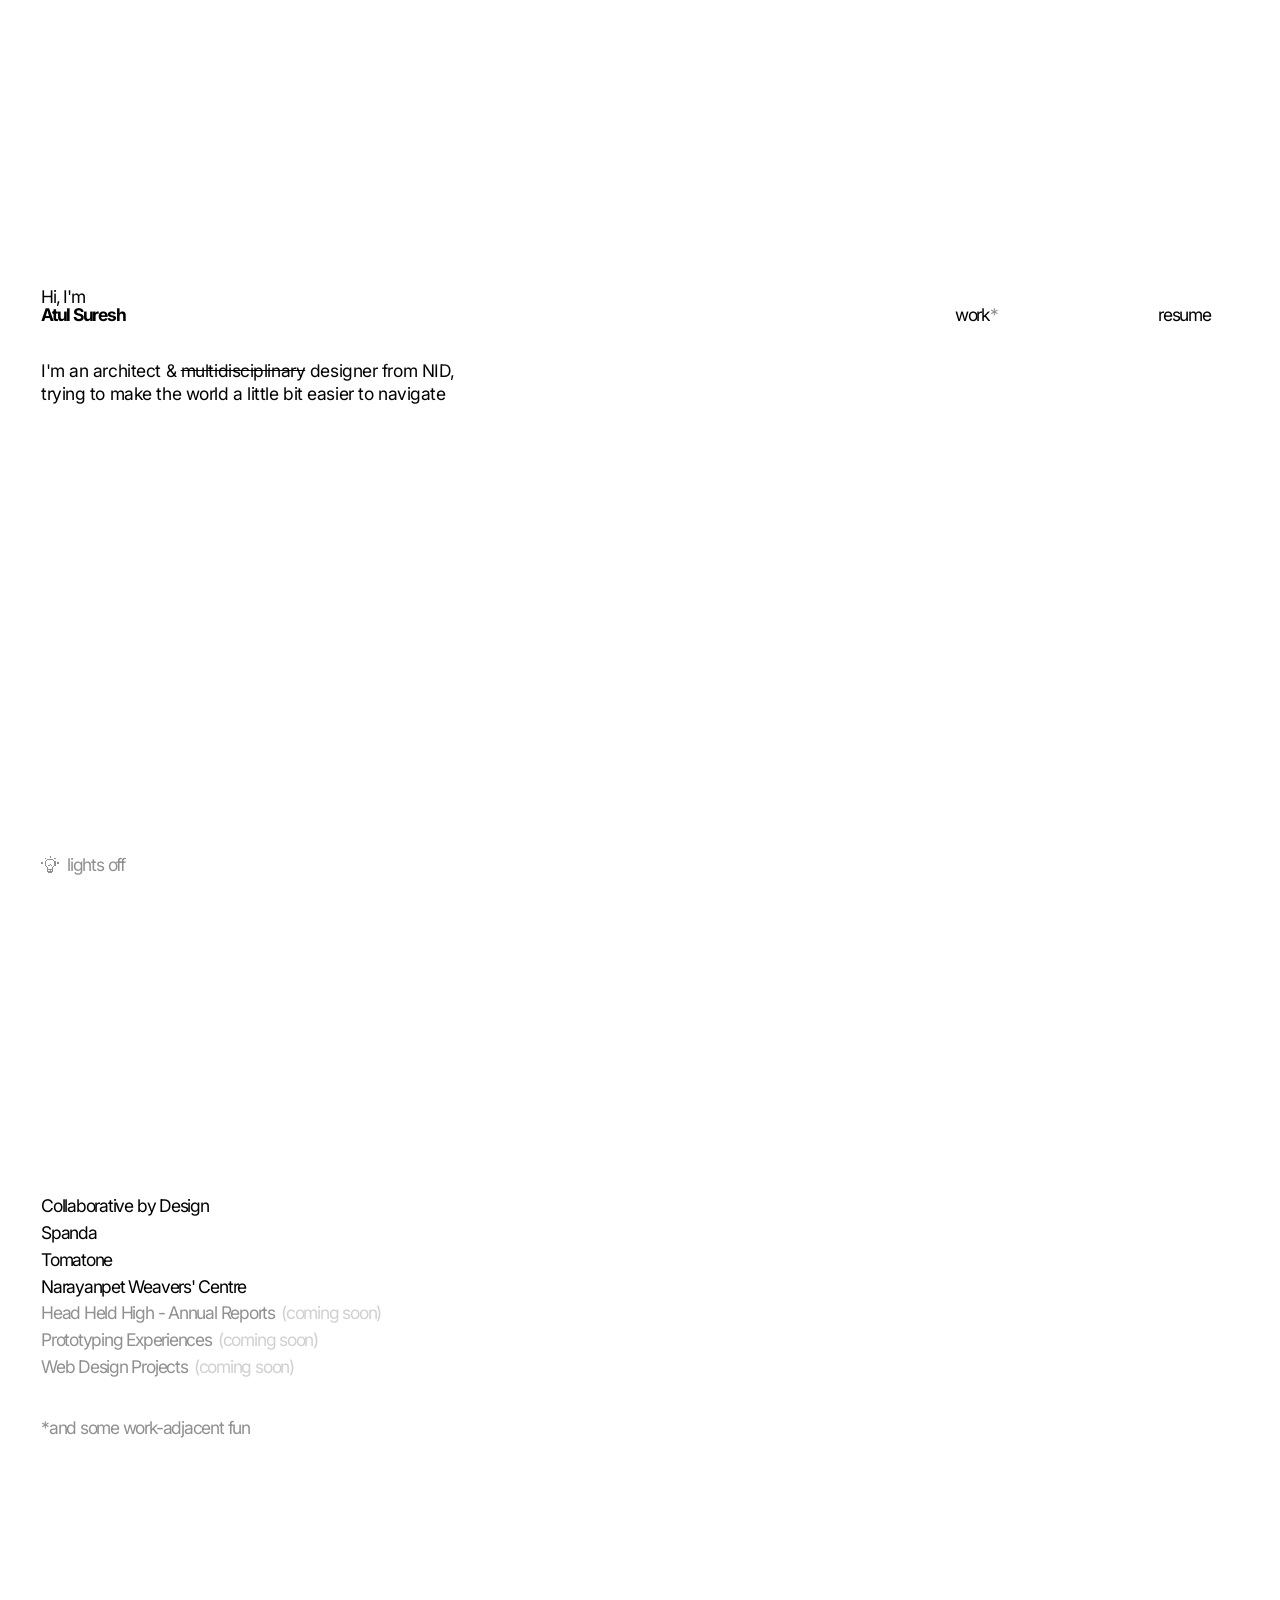
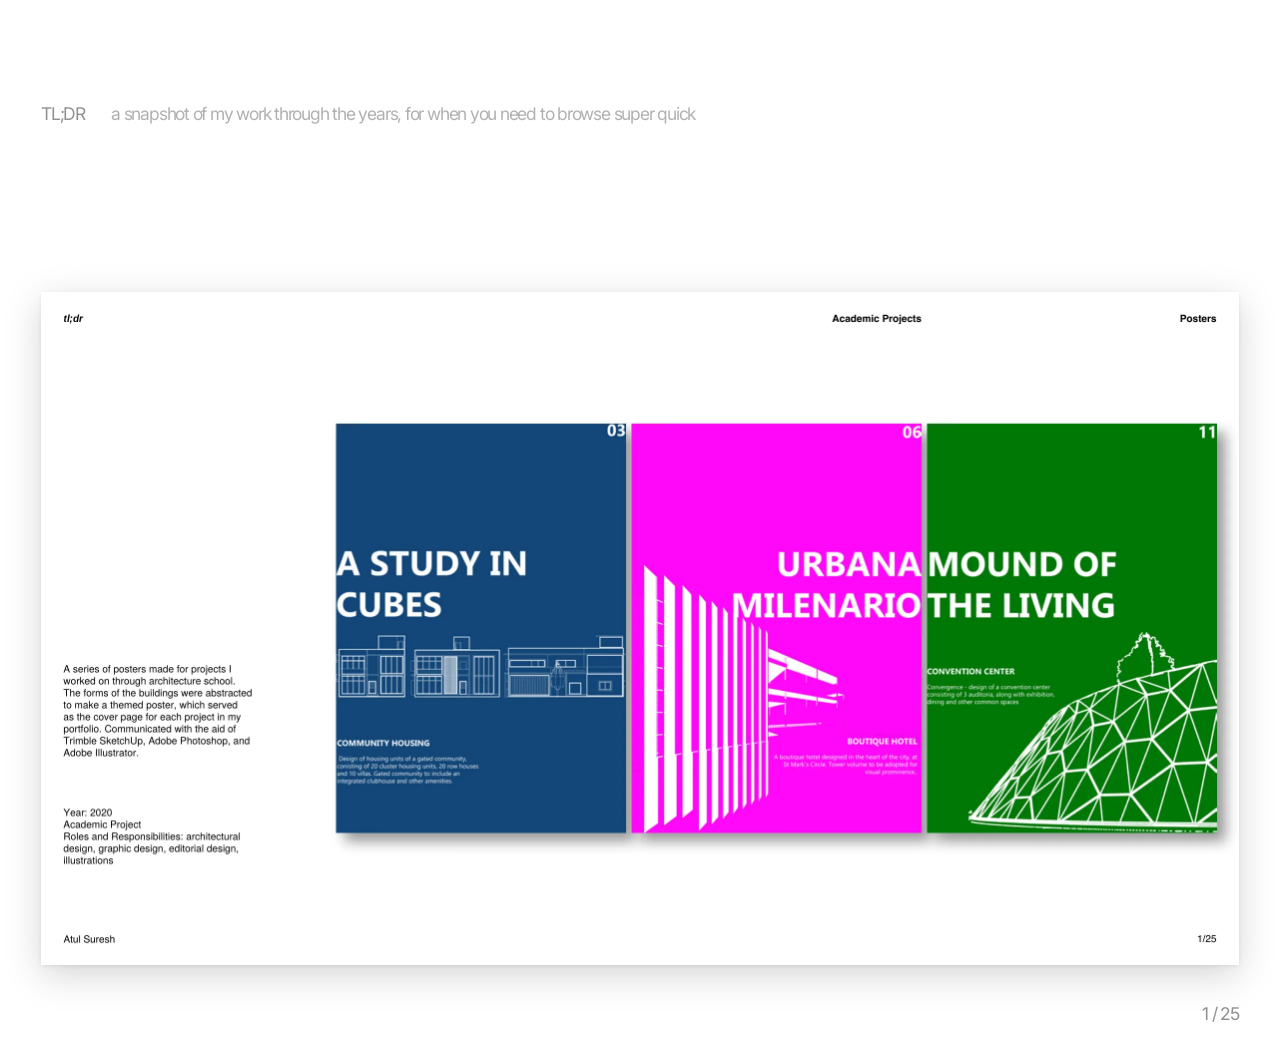
<file: index.html>
<!doctype html>
<html lang="en">
<head>
<meta charset="utf-8">
<meta name="viewport" content="width=device-width, initial-scale=1">
<title>Atul Suresh</title>
<meta name="description" content="Atul Suresh: architect & designer from NID. Portfolio under construction.">
<script>
  // apply a saved light/dark choice before the page paints
  try { const t = localStorage.getItem('theme'); if (t) document.documentElement.dataset.theme = t; } catch (e) {}
</script>
<!-- don't draw the page until the work list further down exists -->
<link rel="expect" href="#home-ready" blocking="render">
<link rel="stylesheet" href="assets/shared.css">
<link rel="stylesheet" href="assets/home.css">
<link rel="preconnect" href="https://fonts.googleapis.com">
<link rel="preconnect" href="https://fonts.gstatic.com" crossorigin>
<link href="https://fonts.googleapis.com/css2?family=Inter:wght@400;700&display=swap" rel="stylesheet">
<style>
  /* ---------- tokens: one typeface, ONE size, colour does the hierarchy ---------- */
  :root {
    --fg: #000; --bg: #fff; --mute: #909090; --faint: #d0d0d0; --line: #000;
    /* sizes taken from the Readymag page: it was laid out 1024px wide and
       scaled with the window, so text = 14/1024 of the width (~19.7px on a
       1440px screen). Never smaller than 14px. */
    --size: max(14px, 1.367vw);
    --lh: 1.02;                       /* tight, like Readymag */
    --step: calc(var(--size) * var(--lh) * 2);   /* vertical rhythm: 2 lines */
    --gutter: max(20px, 3.2vw);
    --gap: max(12px, 1.6vw);
    --pop: cubic-bezier(.2, 1.35, .4, 1);        /* springy "dock" ease */
  }
  @media (prefers-color-scheme: dark) {
    :root:not([data-theme="light"]) { --fg: #f4f4f4; --bg: #0d0d0d; --mute: #7a7a7a; --faint: #3a3a3a; --line: #f4f4f4; }
  }
  :root[data-theme="dark"] { --fg: #f4f4f4; --bg: #0d0d0d; --mute: #7a7a7a; --faint: #3a3a3a; --line: #f4f4f4; }

  * { box-sizing: border-box; margin: 0; }
  html { -webkit-text-size-adjust: 100%; }
  body {
    background: var(--bg); color: var(--fg);
    font: 400 var(--size)/var(--lh) Inter, -apple-system, system-ui, "Helvetica Neue", Arial, sans-serif;
    letter-spacing: -0.07em;
    min-height: 100vh;
    padding: 0 var(--gutter);
  }
  button { font: inherit; letter-spacing: inherit; color: inherit; background: none; border: 0; padding: 0; cursor: pointer; }
  a { color: inherit; }

  /* ---------- the grid ----------
     The name row (Hi, I'm / Atul Suresh · work · resume) is its own bar.
     It starts a third of the way down, scrolls up with the page, and stays
     pinned at the top once it gets there: the same place it sits on every
     other page. "Hi, I'm" tucks away as it pins. */
  .bar, main {
    display: grid;
    grid-template-columns: repeat(12, minmax(0, 1fr));
    column-gap: var(--gap);
    row-gap: var(--step);
    align-items: end;
  }
  .bar { position: sticky; z-index: 10; top: calc(var(--gutter) - var(--size) * var(--lh)); margin-top: 32vh; row-gap: 0; }
  main { margin-top: var(--step); min-height: calc(100vh - 32vh - var(--step) * 3); align-content: start; }
  /* whatever scrolls up past the pinned bar slides under it, not through it */
  .bar::before {
    content: ""; position: absolute; z-index: -1; pointer-events: none;
    left: calc(var(--gutter) * -1); right: calc(var(--gutter) * -1);
    top: -100vh; bottom: calc(var(--size) * -2.6);
    background: linear-gradient(to bottom, var(--bg) calc(100% - var(--size) * 2.2), transparent);
  }
  .hi-line { display: inline-block; transition: opacity .35s; translate: 0 calc(var(--nh, 0px) * (1 - var(--sw, 1))); }
  .bar.stuck .hi-line { opacity: 0; pointer-events: none; }
  /* "Hi," is a way to say hi back: point at it and it asks, click it to write */
  a.hi { text-decoration: none; }
  .hi-line { position: relative; }
  .hiback { position: absolute; left: 0; bottom: 100%; margin-bottom: .2em; white-space: nowrap; color: var(--faint); opacity: 0; pointer-events: none; }
  .hi-line:has(a.hi:hover) .hiback { animation: appear .45s cubic-bezier(.2, .8, .3, 1) both; }
  .hello  { grid-column: 1 / span 6; grid-row: 1; }
  .work   { grid-column: 10;         grid-row: 1; justify-self: start; }
  .resume { grid-column: 12;         grid-row: 1; justify-self: start; }
  .intro, .note { grid-column: 1 / span 7; align-self: start; }

  /* phones: 4 columns, nav still on the same line as the name */
  @media (max-width: 700px) {
    .bar, main { grid-template-columns: repeat(4, minmax(0, 1fr)); }
    .hello  { grid-column: 1 / span 2; }
    .work   { grid-column: 3; }
    .resume { grid-column: 4; }
    .intro, .note { grid-column: 1 / -1; }
    :root { --size: 16px; }     /* a size you can read at arm's length */
    .bar .work, .bar .resume, .bar .ats { padding: .9em .7em; margin: -.9em -.7em; }   /* bigger places to put a thumb */
    #theme { padding: .8em .9em .8em 0; margin: -.8em 0; }
    /* the hidden paragraphs run a little smaller and the figure a little shorter, so they don't sit on each other */
    .ink { font-size: .875em; }
    #thing .fig { height: 40vh; }
    /* no room beside the name, so the pronunciation appears just below it */
    .name-line .say { position: absolute; left: 0; top: 100%; margin: .35em 0 0; }
  }

  /* ---------- nav ---------- */
  .work, .resume, .ats { text-decoration: none; }
  .ats { grid-column: 12; grid-row: 1; justify-self: start; align-self: end; translate: 0 100%;
         color: var(--mute); opacity: 0; pointer-events: none; transition: opacity .25s; padding-top: .2em; white-space: nowrap; }
  /* the plain resume stays hidden until the bulb's light finds it (no hover shortcut: that's the reward) */
  .ats.found { opacity: 1; pointer-events: auto; }
  .bar.stuck .ats.found:not(:hover) { opacity: 0; pointer-events: none; }   /* found ones tuck away once you scroll on */
  .ats:hover { color: var(--fg); }
  .bar .resume { translate: 0 calc(var(--ah, 0px) * (1 - var(--as, 1))); }
  @media (max-width: 700px) { .ats { grid-column: 3 / span 2; justify-self: end; } }


  /* ---------- name, cursor, pronunciation ---------- */
  .name-line { position: relative; white-space: nowrap; }

  /* "Hi," waves once when the page loads */
  .hi { display: inline-block; transform-origin: 70% 90%; }
  .hi.wave { animation: wave 1.6s ease-in-out .35s 1 both; }
  @keyframes wave {
    0%   { transform: rotate(0); }
    12%  { transform: rotate(14deg); }
    24%  { transform: rotate(-8deg); }
    36%  { transform: rotate(14deg); }
    48%  { transform: rotate(-4deg); }
    60%  { transform: rotate(10deg); }
    72%, 100% { transform: rotate(0); }
  }
  #name { font-weight: 700; cursor: default; text-decoration: none; }

  /* the pronunciation appears like a magician: a puff of smoke, and when it
     thins out, there it is. It also grows and moves along when the name swells. */
  .say {
    position: relative; display: inline-block; margin-left: .45em;
    color: var(--faint);
    opacity: 0; transform-origin: 0 80%;
    pointer-events: none;
    translate: calc(var(--nw, 0px) * (var(--sw, 1) - 1)) 0; scale: var(--sw, 1);
  }
  .name-line.show .say { animation: appear .5s cubic-bezier(.2, .8, .3, 1) .16s both; }
  @keyframes appear {
    0%   { opacity: 0; transform: scale(.82); filter: blur(4px); }
    45%  { opacity: 1; filter: blur(0); }
    100% { opacity: 1; transform: none; filter: none; }
  }
  /* the smoke: soft round puffs that burst out from where the words will be, then drift up and fade */
  .smoke { position: absolute; left: 0; top: 0; pointer-events: none; }
  .smoke i { position: absolute; border-radius: 50%; background: var(--mute); filter: blur(6px); opacity: 0;
             animation: puff var(--d, .9s) cubic-bezier(.15, .7, .3, 1) both; }
  :root[data-dark] .smoke i { background: #9a9a9a; }
  @keyframes puff {
    0%   { opacity: 0;   transform: translate(-50%, -50%) scale(.2); }
    18%  { opacity: .55; }
    100% { opacity: 0;   transform: translate(calc(-50% + var(--x)), calc(-50% + var(--y))) scale(var(--s)); }
  }
  /* the fill: a sliding window. The box slides in from the left while the
     text inside slides the other way, so letters stay still and only the
     reveal moves. JS drives it in step with the audio. */
  .say .fill { position: absolute; inset: 0; overflow: hidden; white-space: nowrap; color: var(--fg); transform: translateX(-100%); }
  .say .fill > span { display: block; transform: translateX(100%); }

  /* ---------- intro + doors ---------- */
  a.struck { text-decoration: line-through; }
  /* doors look exactly like plain words: no underline, no pointer, no hint */
  .door { text-decoration: none; cursor: text; }
  /* the intro is two lines, unless the first line would have to wrap:
     then it becomes one flowing sentence instead */
  /* the landing reads a touch tighter than the case studies: about a quarter less air */
  .intro, .ink p { --lh-land: 1.32; }
  .ink p { --lh-land: 1.26; }
  .intro { line-height: var(--lh-land); letter-spacing: var(--ls-read); }
  .intro .l1 { white-space: nowrap; }
  .intro.flow .l1 { white-space: normal; }
  .intro.flow br { display: none; }

  /* ---------- small print (same size, quieter colour) ---------- */
  .note { color: var(--mute); }
  .note p + p { margin-top: calc(var(--step) / 2); }
  .note a:hover { color: var(--fg); }

  /* ---------- light/dark switch ---------- */
  #theme {
    position: fixed; left: var(--gutter); bottom: 24px; z-index: 13;
    display: flex; align-items: center; gap: .45em; color: var(--mute);
  }
  #theme:hover { color: var(--fg); }
  /* a little pixel bulb, drawn square by square like a 90s phone emoji */
  .bulb { width: 1.05em; height: 1.25em; image-rendering: pixelated; shape-rendering: crispEdges; }
  .bulb .glow { fill: currentColor; opacity: 0; }
  .bulb .glass { fill: none; }
  :root:not([data-dark]) .bulb .glow { opacity: 1; }          /* lit while the lights are on */

  /* ---------- the thing in the dark ----------
     Lights off: someone is standing there, barely visible.
     Drag the bulb around like a torch to see who it is.
     Lights on: a single-frame flash of it, a little closer every time. */
  #thing { position: fixed; inset: 0; z-index: 11; pointer-events: none;
           --r: 15vmin; --tx: -100vw; --ty: -100vh; --a: .045; --l: 32%; }
  #thing .layer { position: absolute; inset: 0; opacity: 0; }
  /* anchored at the middle of the ring (around the head), so it can grow into a giant head */
  #thing .fig { position: absolute; right: 30vw; bottom: 0; height: 46vh; transform-origin: 50% 13.33%; }
  #thing svg { height: 100%; width: auto; display: block; overflow: visible; }
  #thing .ring { fill: none; stroke: #4c9a3f; stroke-width: 11; }
  #thing .tag { font: 700 7.6px Inter, system-ui, sans-serif; letter-spacing: .1em; fill: #fff; }
  /* dark: one shade off the background, and it only fades in once your eyes "adjust" */
  :root[data-dark] #thing .dim { opacity: 1; color: #0e0e0e; transition: opacity 2.5s .6s; }
  /* torch: a circle of light around the dragged bulb shows the real thing.
     The longer you hold it, the bigger and brighter it gets. */
  #thing .lit {
    color: hsl(0 0% var(--l));
    -webkit-mask-image: radial-gradient(circle var(--r) at var(--tx) var(--ty), #000 50%, transparent 100%);
            mask-image: radial-gradient(circle var(--r) at var(--tx) var(--ty), #000 50%, transparent 100%);
  }
  /* the light itself sits above everything, the top bar included */
  #glow { position: fixed; inset: 0; z-index: 12; pointer-events: none; opacity: 0;
          --r: 15vmin; --tx: -100vw; --ty: -100vh; --a: .045;
          background: radial-gradient(circle var(--r) at var(--tx) var(--ty), rgba(255,244,214,var(--a)), transparent 100%); }
  :root[data-dark] #glow.on, :root[data-dark] #thing.torch .lit { opacity: 1; }

  /* ---------- the ink: words about me under the landing text ----------
     In the dark they're written one shade off black, and the torch reads them.
     With the lights on it's invisible ink: hold the warm bulb near and it browns into view. */
  .ink { grid-column: 1 / span 8; max-width: 52ch; position: relative; pointer-events: none; user-select: none; }
  .ink .base { color: transparent; }             /* truly invisible until the bulb finds it */
  .ink .lit { position: absolute; inset: 0; opacity: 0; transition: opacity .3s;
    --ix: -999px; --iy: -999px; --r: 15vmin;
    -webkit-mask-image: radial-gradient(circle var(--r) at var(--ix) var(--iy), #000 45%, transparent 100%);
            mask-image: radial-gradient(circle var(--r) at var(--ix) var(--iy), #000 45%, transparent 100%); }
  :root[data-dark] .ink .lit { color: #bdbdbd; }
  :root:not([data-dark]) .ink .lit { color: #9a6a35; }
  .ink p { line-height: var(--lh-land); letter-spacing: var(--ls-read); }
  .ink p + p { margin-top: calc(var(--step) * .375); }
  .ink { margin-top: calc(var(--step) * -.4); }   /* tucked a little closer under the intro */
  :root[data-dark] body.torching .ink .lit { opacity: 1; }
  /* lights on: lemon-juice ink. Each word browns slowly while the bulb's warmth is near,
     and stays a while after you take it away, then fades back. */
  :root:not([data-dark]) .ink .lit { display: none; }
  .ink .base .w { transition: none; }
  :root:not([data-dark]) .ink .base { filter: url(#lemon); }

  /* ---------- little windows (drawn by the page, like a tiny desktop) ---------- */
  .win { position: fixed; background: var(--bg); border: 1px solid var(--fg); box-shadow: 0 10px 30px rgba(0,0,0,.12);
         animation: winin .18s cubic-bezier(.2, .8, .3, 1) both; }
  .win.closing { animation: winout .16s ease-in both; }
  @keyframes winin { from { opacity: 0; transform: scale(.96); } }
  @keyframes winout { to { opacity: 0; transform: scale(.97); } }
  .win-t { display: flex; justify-content: space-between; align-items: center; gap: 1em; padding: .25em .5em;
           border-bottom: 1px solid var(--fg); cursor: grab; user-select: none; touch-action: none; color: var(--mute); }
  .win-t:active { cursor: grabbing; }
  .win-n { overflow: hidden; text-overflow: ellipsis; white-space: nowrap; }
  .win-x { color: var(--fg); padding: 0 .2em; }
  .win iframe { display: block; width: 100%; border: 0; background: var(--bg); }

  /* ---------- the bulb talks (in its own voice, not mine) ---------- */
  /* an old-videogame dialog box: square pixel corners, a stepped tail, a quiet pixel font */
  @font-face { font-family: 'Geist Pixel'; src: url(assets/fonts/GeistPixel-Square.woff2) format('woff2'); font-display: swap; }
  @font-face { font-family: 'Bytesized'; src: url(assets/fonts/Bytesized.woff2) format('woff2'); font-display: swap; }
  @font-face { font-family: 'Press Start 2P'; src: url(assets/fonts/PressStart2P.woff2) format('woff2'); font-display: swap; }
  .psst { --pc: color-mix(in srgb, var(--mute) 65%, var(--bg)); position: fixed; z-index: 14; left: var(--gutter); bottom: calc(24px + 34px); max-width: min(30em, 80vw);
          padding: .8em 1em .7em; font: 400 var(--psst-size, max(10px, calc(var(--size) * .55)))/1.6 var(--psst-font, 'Press Start 2P'), 'Geist Pixel', ui-monospace, monospace;
          transition: opacity .15s steps(2), left .25s, bottom .25s;
          color: var(--pc); background: var(--bg); pointer-events: none;
          /* a 1px pixel border with its corners knocked out */
          box-shadow: 0 -2px 0 var(--pc), 0 2px 0 var(--pc), -2px 0 0 var(--pc), 2px 0 0 var(--pc);
          opacity: 0; transition: opacity .15s steps(2); }
  /* the tail: a few stepped pixels, drawn with shadows of one tiny square */
  .psst::after { content: ""; position: absolute; left: 12px; top: calc(100% + 2px); width: 4px; height: 4px;
                 background: var(--pc);
                 box-shadow: 4px 0 var(--pc), 8px 0 var(--pc),
                             0 4px var(--pc), 4px 4px var(--pc),
                             0 8px var(--pc); }
  .psst.on { opacity: 1; }
  body.past .psst { display: none; }
  /* lights on: a one-frame glimpse, barely darker than white */
  #thing.glimpse .lit { color: #bdbdbd; -webkit-mask-image: none; mask-image: none; animation: blink .07s steps(1) both; }
  #thing.glimpse .ring { opacity: .3; }
  @keyframes blink { from { opacity: 1; } to { opacity: 0; } }

  /* the bulb can be picked up and dragged; it springs home when let go */
  .bulb { touch-action: none; transition: transform .5s var(--pop); }
  #theme.dragging .bulb { transition: none; cursor: grabbing; }
  #theme.dragging { color: var(--fg); }
  /* pointing at the bulb warms it up: yellow, the bulb's colour of being alive */
  :root { --warm: #f5c518; }
  .bulb { transition: transform .5s var(--pop), filter .4s, color .3s; }
  #theme:hover .bulb, #theme.dragging .bulb { color: var(--warm); filter: drop-shadow(0 0 .3em rgba(245, 197, 24, .45)); }
  #theme:hover .bulb .glow, #theme.dragging .bulb .glow { opacity: 1; transition: opacity .3s; }
  /* calling for attention: the bulb glows and fades, a little more urgently each time */
  #theme.call .bulb { animation: call var(--cd, 1.6s) ease-in-out both; }
  #theme.call .bulb .glow { animation: callglow var(--cd, 1.6s) ease-in-out both; }
  @keyframes call {
    0%, 100% { color: inherit; filter: none; scale: 1; }
    40%, 60% { color: var(--warm); filter: drop-shadow(0 0 calc(.25em + var(--k) * .3em) rgba(245, 197, 24, calc(.3 + var(--k) * .15))); scale: calc(1 + var(--k) * .06); }
  }
  @keyframes callglow { 0%, 100% { opacity: var(--g0); } 40%, 60% { opacity: 1; } }
  #theme.call .bulb { animation-duration: 2.4s; }
  #theme.call .bulb .glow { animation-duration: 2.4s; }
  #theme.blink .bulb { animation: blinkbulb calc(.9s / var(--n, 2)) steps(1) var(--n, 2) both; }
  #theme.blink .bulb .glow { animation: blinkglow calc(.9s / var(--n, 2)) steps(1) var(--n, 2) both; }
  @keyframes blinkbulb {
    0% { color: var(--warm); filter: drop-shadow(0 0 calc(.3em + var(--k) * .35em) rgba(245, 197, 24, calc(.35 + var(--k) * .15))); scale: calc(1 + var(--k) * .07); }
    50% { color: inherit; filter: none; scale: 1; }
  }
  @keyframes blinkglow { 0% { opacity: 1; } 50% { opacity: var(--g0); } }
  :root[data-dark] #theme { --g0: 0; }
  :root:not([data-dark]) #theme { --g0: 1; }
  /* ...and if that doesn't work, the whole room flickers between light and dark */
  html.flash { animation: flash 1.3s steps(1) both; }
  @keyframes flash { 0%, 16%, 36%, 52%, 100% { filter: none; } 8%, 26%, 44% { filter: invert(1) hue-rotate(180deg); } }
  main { position: relative; z-index: 2; }

  @media (prefers-reduced-motion: reduce) {
    .hi, .name-line.show .say { animation: none; opacity: 1; }
    #thing.glimpse .lit { animation: none; }
  }
</style>
<!-- visit counter (goatcounter.com/atuldgr8): only on the real site, never on your laptop or in the editor -->
<script>
  if (!/^(localhost|127\.|\[::1\])/.test(location.hostname) && !/[?&]edit(=|&|$)/.test(location.search)) {
    const g = document.createElement('script'); g.async = true; g.src = 'https://gc.zgo.at/count.js';
    g.dataset.goatcounter = 'https://atuldgr8.goatcounter.com/count'; document.head.appendChild(g);
  }
</script>
</head>
<body>

<header class="bar">
  <p class="hello"><span class="hi-line"><span class="hiback" aria-hidden="true">say hi back</span><a class="hi" href="mailto:atul_s@nid.edu">Hi,</a> I'm</span><br>
    <span class="name-line"><a id="name" href="#how-white-people-pronounce-my-name">Atul Suresh</a><span class="say" aria-hidden="true">uh·thool soo·rayysh<span class="fill"><span>uh·thool soo·rayysh</span></span></span></span>
  </p>
  <a class="work" href="#work">work</a>
  <a class="resume" href="resume/Atul-Suresh-Resume.pdf" target="_blank" rel="noopener">resume</a>
  <!-- the plain, ATS-friendly resume: shows up under "resume" when you point at it -->
  <a class="ats" href="resume/Atul-Suresh-Resume-ATS.pdf" target="_blank" rel="noopener">ats friendly :)</a>
</header>

<main>
  <!-- lemon juice: blotchy, slightly bled, grainy edges. Used on the ink with the lights on. -->
  <svg width="0" height="0" style="position:absolute" aria-hidden="true" focusable="false">
    <filter id="lemon" x="-4%" y="-10%" width="108%" height="120%" color-interpolation-filters="sRGB">
      <feTurbulence type="fractalNoise" baseFrequency="0.03 0.055" numOctaves="3" seed="11" result="blot"/>
      <feTurbulence type="fractalNoise" baseFrequency="0.9" numOctaves="2" seed="4" result="grain"/>
      <feDisplacementMap in="SourceGraphic" in2="grain" scale="1.8" xChannelSelector="R" yChannelSelector="G" result="wob"/>
      <feGaussianBlur in="wob" stdDeviation="0.45" result="soak"/>
      <feColorMatrix in="blot" type="matrix" values="0 0 0 0 0  0 0 0 0 0  0 0 0 0 0  2.4 0 0 0 -0.7" result="n"/>
      <feComposite in="soak" in2="n" operator="arithmetic" k1="2.4" k2="0.55" k3="0" k4="-0.3" result="a"/>
      <feFlood flood-color="#9a6a35" result="juice"/>
      <feComposite in="juice" in2="a" operator="in" result="base"/>
      <feColorMatrix in="grain" type="matrix" values="0 0 0 0 0  0 0 0 0 0  0 0 0 0 0  3 0 0 0 -1.6" result="g"/>
      <feComposite in="a" in2="g" operator="arithmetic" k1="0.8" k2="0" k3="0" k4="0" result="sa"/>
      <feFlood flood-color="#6b3f14"/>
      <feComposite in2="sa" operator="in" result="scorch"/>
      <feMerge><feMergeNode in="base"/><feMergeNode in="scorch"/></feMerge>
    </filter>
  </svg>
  <p class="intro">
    <span class="l1">I'm an <a class="door" data-win="fish" href="#this-may-or-may-not-be-my-favourite-building-ever">architect</a> &amp; <a class="struck" href="https://eyeondesign.aiga.org/when-did-design-stop-being-multidisciplinary/" target="_blank" rel="noopener">multidisciplinary</a> designer from <a class="door" data-win="nid" href="#eventually-everything-connects">NID</a>,</span><br>
    trying to make the world a little bit easier to <a class="door" href="#says-the-guy-hiding-a-bunch-of-stuff-on-his-website">navigate</a>
  </p>

  <!-- the ink: only readable by the bulb's light -->
  <div class="ink" aria-hidden="true"><div class="base">
    <p>My background is in architecture, but I've never been particularly good at staying in one lane. I've since worked across spaces, graphics, objects and digital experiences, with an increasing interest in interaction and creative technology. I'm drawn to the overlaps, and to the unexpected connections between seemingly unrelated things.</p>
    <p>I like keeping things simple, stripping ideas down to their essentials, but always leaving room for humour, play and a little weirdness. I'm curious about how people perceive and navigate the world, and enjoy pulling things apart, connecting dots and making things. After all, eventually, everything connects.</p>
  </div></div>
</main>

<!-- keep scrolling: the work, then the TL;DR. Same page, all of it. -->
<section id="work" class="wk-sec" aria-label="Work">
  <div class="list" aria-label="Projects"></div>
  <!-- the asterisk: "work*" in the bar leads here. Opens the fun list, right under the work -->
  <button class="fun-open" id="fun" type="button" hidden></button>
  <div class="list fun" aria-label="Not-work" hidden></div>
  <a class="tldr-open" href="#tldr" hidden>TL;DR</a>
</section>
<div class="wk-pic" aria-hidden="true"></div>
<section id="tldr" class="tl-sec" aria-label="TL;DR">
  <div class="tl-stage"></div>
  <div class="tl-cap"><a class="t"></a><span class="sum"></span><span class="n"></span></div>
  <button class="tl-big" type="button">see it bigger</button>
</section>

<button id="theme" type="button"><svg class="bulb" viewBox="0 0 15 14" aria-hidden="true"><g fill="currentColor"><rect x="5" y="2" width="1" height="1"/><rect x="6" y="2" width="1" height="1"/><rect x="7" y="2" width="1" height="1"/><rect x="8" y="2" width="1" height="1"/><rect x="9" y="2" width="1" height="1"/><rect x="4" y="3" width="1" height="1"/><rect x="10" y="3" width="1" height="1"/><rect x="3" y="4" width="1" height="1"/><rect x="11" y="4" width="1" height="1"/><rect x="3" y="5" width="1" height="1"/><rect x="11" y="5" width="1" height="1"/><rect x="3" y="6" width="1" height="1"/><rect x="7" y="6" width="1" height="1"/><rect x="11" y="6" width="1" height="1"/><rect x="3" y="7" width="1" height="1"/><rect x="6" y="7" width="1" height="1"/><rect x="8" y="7" width="1" height="1"/><rect x="11" y="7" width="1" height="1"/><rect x="4" y="8" width="1" height="1"/><rect x="10" y="8" width="1" height="1"/><rect x="5" y="9" width="1" height="1"/><rect x="9" y="9" width="1" height="1"/><rect x="5" y="10" width="1" height="1"/><rect x="6" y="10" width="1" height="1"/><rect x="7" y="10" width="1" height="1"/><rect x="8" y="10" width="1" height="1"/><rect x="9" y="10" width="1" height="1"/><rect x="5" y="11" width="1" height="1"/><rect x="7" y="11" width="1" height="1"/><rect x="9" y="11" width="1" height="1"/><rect x="5" y="12" width="1" height="1"/><rect x="6" y="12" width="1" height="1"/><rect x="7" y="12" width="1" height="1"/><rect x="8" y="12" width="1" height="1"/><rect x="9" y="12" width="1" height="1"/><rect x="6" y="13" width="1" height="1"/><rect x="7" y="13" width="1" height="1"/><rect x="8" y="13" width="1" height="1"/></g><g class="glow"><rect x="7" y="0" width="1" height="1"/><rect x="3" y="1" width="1" height="1"/><rect x="11" y="1" width="1" height="1"/><rect x="0" y="5" width="1" height="1"/><rect x="1" y="5" width="1" height="1"/><rect x="13" y="5" width="1" height="1"/><rect x="14" y="5" width="1" height="1"/></g></svg><span class="label"></span></button>

<!-- someone is standing in the dark -->
<div id="glow" aria-hidden="true"></div>
<div class="psst" aria-hidden="true"></div>
<div id="thing" aria-hidden="true">
  <div class="layer dim"><div class="fig"><svg viewBox="0 0 100 300"><g fill="currentColor">
      <ellipse cx="50" cy="32" rx="16" ry="21"/>
      <path d="M36 58 Q50 50 64 58 L79 70 Q86 78 87 100 L91 196 Q91 203 86 202 L81 122 L77 152 L75 300 L58 300 L52 192 L48 192 L42 300 L25 300 L23 152 L19 122 L14 202 Q9 203 9 196 L13 100 Q14 78 21 70 Z"/>
  </g></svg></div></div>
  <div class="layer lit"><div class="fig"><svg viewBox="0 0 100 300">
    <defs><path id="arc" d="M12 40 A38 38 0 0 0 88 40"/></defs>
    <g fill="currentColor">
      <ellipse cx="50" cy="32" rx="16" ry="21"/>
      <path d="M36 58 Q50 50 64 58 L79 70 Q86 78 87 100 L91 196 Q91 203 86 202 L81 122 L77 152 L75 300 L58 300 L52 192 L48 192 L42 300 L25 300 L23 152 L19 122 L14 202 Q9 203 9 196 L13 100 Q14 78 21 70 Z"/>
    </g>
    <circle class="ring" cx="50" cy="40" r="38"/>
    <text class="tag" dominant-baseline="middle"><textPath href="#arc" startOffset="50%" text-anchor="middle">#OPENTOWORK</textPath></text>
  </svg></div></div>
</div>

<script>
/* ================= say my name =================
   Hover the name for a second: the pronunciation pops up.
   Then name.mp3 plays and the text fills in exactly as fast as the voice.
   (If the browser won't play sound yet, because the visitor hasn't clicked
   anything on the page, the fill still runs, just silently.) */
const line  = document.querySelector('.name-line');
const outer = line.querySelector('.fill');
const inner = outer.firstElementChild;
const voice = new Audio('name.mp3');
voice.preload = 'auto';
const FALLBACK = 1.75;                        // clip length in seconds

function setFill(p) {
  outer.style.transform = `translateX(${(p - 1) * 100}%)`;
  inner.style.transform = `translateX(${(1 - p) * 100}%)`;
}
let wait, startT, raf, running = false;

const sayEl = line.querySelector('.say');
function smoke() {
  // a handful of puffs, spread over where the words will appear
  line.querySelectorAll('.smoke').forEach(n => n.remove());
  const box = document.createElement('span'); box.className = 'smoke';
  const w = sayEl.offsetWidth, hgt = sayEl.offsetHeight;
  box.style.left = sayEl.offsetLeft + 'px'; box.style.top = sayEl.offsetTop + 'px';
  for (let i = 0; i < 16; i++) {
    const p = document.createElement('i'), size = hgt * (.7 + Math.random() * .9);
    p.style.width = p.style.height = size + 'px';
    p.style.left = w * (.08 + Math.random() * .84) + 'px'; p.style.top = hgt * (.3 + Math.random() * .5) + 'px';
    p.style.setProperty('--x', (Math.random() - .5) * hgt * 1.4 + 'px');
    p.style.setProperty('--y', -(.2 + Math.random() * .9) * hgt + 'px');
    p.style.setProperty('--s', 1.6 + Math.random() * 1.4);
    p.style.setProperty('--d', .7 + Math.random() * .5 + 's');
    p.style.animationDelay = Math.random() * .08 + 's';
    box.appendChild(p);
  }
  line.appendChild(box);
  setTimeout(() => box.remove(), 1400);
}
function reveal() {
  if (!line.classList.contains('show') && !matchMedia('(prefers-reduced-motion: reduce)').matches) smoke();
  line.classList.add('show');
  clearTimeout(startT);
  startT = setTimeout(play, 520);             // let the smoke clear first
}
function play() {
  cancelAnimationFrame(raf);
  running = true; setFill(0);
  const D = isFinite(voice.duration) && voice.duration > 0 ? voice.duration : FALLBACK;
  let silent = false, last = 0;
  const t0 = performance.now();
  try { voice.currentTime = 0; } catch (e) {}
  voice.play().catch(() => { silent = true; });
  const tick = () => {
    const byClock = (performance.now() - t0) / 1000 / D;
    const byVoice = !silent && !voice.paused ? voice.currentTime / D : byClock;
    last = Math.max(last, Math.min(1, silent ? byClock : byVoice));
    setFill(last);
    if (last < 1 && running) raf = requestAnimationFrame(tick);
    else running = false;
  };
  raf = requestAnimationFrame(tick);
}
function reset() {
  clearTimeout(wait); clearTimeout(startT); cancelAnimationFrame(raf);
  running = false; voice.pause();
  line.classList.remove('show'); setFill(0);
}
setFill(0);
// only a real mouse counts as hovering (taps on phones fire fake hover events)
// only on the landing: once the bar has pinned itself at the top, the name stays quiet
line.addEventListener('pointerenter', e => { if (e.pointerType === 'mouse' && !document.querySelector('.bar').classList.contains('stuck')) wait = setTimeout(reveal, 600); });
line.addEventListener('pointerleave', e => { if (e.pointerType === 'mouse') reset(); });

/* the name: on a laptop, only hovering says it. Phones can't hover, so a tap does. */
document.getElementById('name').addEventListener('click', e => {
  e.preventDefault();                       // the address is only there for the status-bar joke
  if (scrollY > 40) { window.Home && Home.home(); return; }   // scrolled down: the name takes you home
  if (matchMedia('(hover: hover)').matches) return;
  clearTimeout(wait);
  if (line.classList.contains('show')) play(); else reveal();
});

/* ================= "Hi," waves =================
   On load, and again every time it comes back into view: after scrolling
   away, switching tabs, or coming back from another page. */
const hi = document.querySelector('.hi');
function wave() { hi.classList.remove('wave'); void hi.offsetWidth; hi.classList.add('wave'); }
let hiVisible = false;
new IntersectionObserver(([e]) => {
  if (e.isIntersecting && !hiVisible) wave();
  hiVisible = e.isIntersecting;
}).observe(hi);
document.addEventListener('visibilitychange', () => { if (!document.hidden && hiVisible) wave(); });
addEventListener('pageshow', e => { if (e.persisted) wave(); });   // back-button returns
addEventListener('focus', () => { if (hiVisible) wave(); });           // back from a pop-up window

/* ================= intro: two lines, or one sentence =================
   If the first line no longer fits on one line, drop the line break so
   it reads as a single flowing sentence. */
const intro = document.querySelector('.intro');
const l1 = intro.querySelector('.l1');
function fitIntro() {
  intro.classList.remove('flow');
  if (l1.getBoundingClientRect().width > intro.clientWidth + 0.5) intro.classList.add('flow');
}
new ResizeObserver(fitIntro).observe(intro);
document.fonts && document.fonts.ready.then(fitIntro);

/* ================= little windows =================
   A door opens a REAL small browser window with its own tiny page
   (e.g. fish.html), placed right next to the word you clicked.
   Some browsers turn that into a full tab instead (Safari's tab setting, full-screen
   mode, Arc...). If that happens, the tab closes straight away and the same little
   page opens as a window drawn inside this page instead. Phones always get that one. */
const WINS = {
  fish: { page: 'fish.html', w: 520, h: 240 },
  nid:  { page: 'nid.html',  w: 560, h: 320 },
};
let winZ = 40;
function openWin(key, x, y) {
  const spec = WINS[key]; if (!spec) return;
  let win = document.querySelector(`.win[data-key="${key}"]`);
  if (win) { win.style.zIndex = ++winZ; return; }               // already open: bring it to the front
  const vw = innerWidth, gut = 16, w = Math.min(spec.w, vw - gut * 2);
  win = document.createElement('div'); win.className = 'win'; win.dataset.key = key; win.style.zIndex = ++winZ;
  win.style.width = w + 'px';
  win.innerHTML = '<div class="win-t"><span class="win-n"></span><button type="button" class="win-x" aria-label="close">×</button></div><iframe title=""></iframe>';
  const f = win.querySelector('iframe'); f.src = spec.page; f.style.height = spec.h + 'px';
  document.body.appendChild(win);
  const place = hgt => {
    win.style.left = Math.max(gut, Math.min(x + 16, vw - w - gut)) + 'px';
    win.style.top = Math.max(gut, Math.min(y + 20, innerHeight - hgt - gut)) + 'px';
  };
  place(spec.h + 30);
  f.addEventListener('load', () => {
    try {
      const d = f.contentDocument;
      win.querySelector('.win-n').textContent = d.title;
      f.style.height = Math.min(d.documentElement.scrollHeight, innerHeight - 80) + 'px';
      place(win.offsetHeight);
      d.addEventListener('keydown', e => { if (e.key === 'Escape') shut(); });
    } catch (e) {}
  });
  const shut = () => { win.classList.add('closing'); setTimeout(() => win.remove(), 160); };
  win.querySelector('.win-x').onclick = shut;
  win.addEventListener('pointerdown', () => { win.style.zIndex = ++winZ; });
  // drag by the title bar
  win.querySelector('.win-t').addEventListener('pointerdown', e => {
    if (e.target.closest('.win-x')) return;
    const sx = e.clientX - win.offsetLeft, sy = e.clientY - win.offsetTop, t = e.currentTarget;
    t.setPointerCapture(e.pointerId); f.style.pointerEvents = 'none';
    const mv = ev => { win.style.left = ev.clientX - sx + 'px'; win.style.top = Math.max(0, ev.clientY - sy) + 'px'; };
    const up = () => { t.removeEventListener('pointermove', mv); f.style.pointerEvents = ''; };
    t.addEventListener('pointermove', mv); t.addEventListener('pointerup', up, { once: true });
  });
}
addEventListener('message', e => {
  if (e.data !== 'close-win') return;
  document.querySelectorAll('.win iframe').forEach(f => { if (f.contentWindow === e.source) f.closest('.win').querySelector('.win-x').click(); });
});
addEventListener('keydown', e => { if (e.key === 'Escape') { const all = [...document.querySelectorAll('.win')]; const top = all.sort((a, b) => b.style.zIndex - a.style.zIndex)[0]; if (top) top.querySelector('.win-x').click(); } });

function openReal(key, x, y) {
  const spec = WINS[key];
  const chrome = Math.max(0, outerHeight - innerHeight);       // the browser's own bars
  const left = Math.round(screenX + Math.max(0, Math.min(x + 16, innerWidth - spec.w - 24)));
  const topY = Math.round(screenY + chrome + Math.max(0, Math.min(y + 20, innerHeight - spec.h - 24)));
  const w = open(spec.page, 'atul-' + key, `popup,width=${spec.w},height=${spec.h},left=${left},top=${topY}`);
  if (!w) return false;                                        // blocked: use the in-page one
  w.focus();
  // did we get a small window, or did the browser make it a big tab?
  const tooBig = () => { try { return w.innerWidth > spec.w * 1.6 || w.innerHeight > spec.h * 2.5; } catch (e) { return false; } };
  const check = () => { if (!w.closed && tooBig()) { w.close(); openWin(key, x, y); } };
  setTimeout(check, 120); setTimeout(check, 500);
  return true;
}
document.querySelectorAll('.door').forEach(d => d.addEventListener('click', e => {
  e.preventDefault();                       // the link's address is only there for the status-bar joke
  if (!WINS[d.dataset.win]) return;
  const r = d.getBoundingClientRect();
  const x = e.clientX || r.left + r.width / 2, y = e.clientY || r.bottom;
  const desktop = matchMedia('(hover: hover) and (pointer: fine)').matches && innerWidth > 700;
  if (!(desktop && openReal(d.dataset.win, x, y))) openWin(d.dataset.win, x, y);
}));

/* ================= light / dark (and who's in the dark) ================= */
const btn = document.getElementById('theme');
const bulb = btn.querySelector('.bulb');
const root = document.documentElement;
const thing = document.getElementById('thing');

const isDark = () => root.dataset.theme ? root.dataset.theme === 'dark'
                                        : matchMedia('(prefers-color-scheme: dark)').matches;
function apply() {
  root.toggleAttribute('data-dark', isDark());
  btn.querySelector('.label').textContent = isDark() ? 'lights on' : 'lights off';
}
const figs = thing.querySelectorAll('.fig');
// each time the lights come back on it's a step closer: [size, how far it has drifted to the middle]
const STEPS = [[.45, 0], [.65, .08], [.95, .2], [1.4, .4], [2.1, .62], [3.1, .82], [4.4, 1]];
const HEAD = 40 / 300;            // where the ring's centre sits, as a share of the figure's height
let seen = 0;
function nearer() {
  const [k, t] = STEPS[seen];
  figs.forEach(f => {
    const H = f.offsetHeight;
    const hx = f.offsetLeft + f.offsetWidth / 2, hy = f.offsetTop + H * HEAD;   // head, before moving
    const groundY = innerHeight - H * (1 - HEAD) * k;    // head height if its feet were on the floor
    const tx = hx + (innerWidth * .5 - hx) * t;          // drift towards the middle...
    const ty = groundY + (innerHeight * .45 - groundY) * t;
    f.style.transform = `translate(${tx - hx}px, ${ty - hy}px) scale(${k})`;
  });
}
addEventListener('resize', nearer);
function glimpse() { thing.classList.remove('glimpse'); void thing.offsetWidth; thing.classList.add('glimpse'); }
// once the flash is over, clear it, or it keeps the torch from showing anything
thing.addEventListener('animationend', () => thing.classList.remove('glimpse'));

function lightsOn() {
  root.dataset.theme = 'light';
  try { localStorage.setItem('theme', 'light'); } catch (e) {}
  apply();
  seen = seen >= STEPS.length - 1 ? 0 : seen + 1;   // a step closer (after the giant head, back to far away)
  nearer();
}

let dragged = false;
btn.addEventListener('click', () => {
  if (dragged) { dragged = false; return; }        // that was a drag, not a click
  if (isDark()) { Sound.play('light', true); lightsOn(); glimpse(); return; } // lights just came on: did you see that?
  Sound.play('light', false);
  root.dataset.theme = 'dark';
  try { localStorage.setItem('theme', 'dark'); } catch (e) {}
  apply();
});

// pick up the bulb and drag it: in the dark it's a torch that gets
// a little bigger and brighter the longer you hold it (only so much, it never floods the room)
const FLOOD = 2600;               // ms of holding until it's as big as it gets
const glowEl = document.getElementById('glow');
const ink = document.querySelector('.ink'), inkLit = (() => {   // a lit copy of the ink, on top of it
  const c = ink.querySelector('.base').cloneNode(true); c.className = 'lit'; ink.appendChild(c); return c;
})();
/* under the bulb's light, the intro's clickable words (and "Hi,") light up in their colours
   and grow, and the rest of the line makes room. Without the bulb they only change colour. */
const litWords = [...document.querySelectorAll('.intro a, .bar a.hi')].map(el => ({ el, s: 1, t: 1, on: false }));
let lightPos = null, lightRaf = 0;
function lightFrame() {
  let moving = false;
  const reach = Math.min(innerWidth, innerHeight) * .14, grow = .3;
  for (const w of litWords) {
    let k = 0;
    if (lightPos) {
      const r = w.el.getBoundingClientRect();
      const dx = Math.max(r.left - lightPos[0], 0, lightPos[0] - r.right), dy = Math.max(r.top - lightPos[1], 0, lightPos[1] - r.bottom);
      k = Math.max(0, 1 - Math.hypot(dx, dy) / reach);
    }
    w.t = 1 + grow * (1 - Math.cos(k * Math.PI)) / 2;
    const on = k > .25;
    if (on !== w.on) { w.on = on; window.Paint && (on ? Paint.on(w.el) : Paint.off(w.el)); }
    w.s += (w.t - w.s) * .18;
    if (Math.abs(w.t - w.s) > .002) moving = true; else w.s = w.t;
    w.el.style.fontSize = w.s === 1 ? '' : w.s.toFixed(4) + 'em';
  }
  lightRaf = (moving || lightPos) ? requestAnimationFrame(lightFrame) : 0;
}
function lightAt(x, y) { lightPos = x == null ? null : [x, y]; if (!lightRaf) lightRaf = requestAnimationFrame(lightFrame); }

/* the ink is exactly as wide as the intro above it */
const introEl = document.querySelector('.intro');
function fitInk() {
  const r = document.createRange(); r.selectNodeContents(introEl);
  ink.style.maxWidth = '';   // width now comes from CSS (about 45 characters a line)
}
fitInk(); addEventListener('resize', fitInk); document.fonts && document.fonts.ready.then(fitInk);

/* lemon ink (lights on): every word keeps its own "heat" */
const inkWords = [];
ink.querySelectorAll('.base p').forEach(p => {
  p.innerHTML = p.textContent.trim().split(/\s+/).map(w => `<span class="w">${w}</span>`).join(' ');
  p.querySelectorAll('.w').forEach(el => inkWords.push({ el, heat: 0 }));
});
let heatAt = null, heatRaf = 0, heatT = 0;
const INK = [154, 106, 53];
function heatFrame(now) {
  const dt = Math.min(.1, (now - (heatT || now)) / 1000); heatT = now;
  let warm = false;
  const reach = Math.min(innerWidth, innerHeight) * .24;
  for (const w of inkWords) {
    if (heatAt && !isDark()) {
      const r = w.el.getBoundingClientRect();
      const d = Math.hypot(r.left + r.width / 2 - heatAt[0], r.top + r.height / 2 - heatAt[1]);
      if (d < reach) w.heat = Math.min(3, w.heat + dt * Math.min(1, 1.6 * (1 - d / reach)) / .8);   // about a second of holding
    }
    w.heat = Math.max(0, w.heat - dt * .02);          // a fully warmed word stays ~1.5 min, then fades over ~50 s
    const a = isDark() ? 0 : Math.min(1, w.heat);
    w.el.style.color = a ? `rgba(${INK}, ${(a * a * (3 - 2 * a)).toFixed(3)})` : '';
    if (w.heat > 0) warm = true;
  }
  heatRaf = (warm || heatAt) ? requestAnimationFrame(heatFrame) : 0;
  if (!heatRaf) heatT = 0;
}
function warmAt(x, y) { heatAt = x == null ? null : [x, y]; if (!heatRaf) heatRaf = requestAnimationFrame(heatFrame); }
const setv = (k, v) => { thing.style.setProperty(k, v); glowEl.style.setProperty(k, v); inkLit.style.setProperty(k, v); };
bulb.addEventListener('pointerdown', e => {
  if (typeof stopNudging === 'function') stopNudging(true);
  const sx = e.clientX, sy = e.clientY;
  let moving = false, done = false, t0 = 0, raf;
  // staring at the figure with the light for a few seconds starts a game of kick-ups
  let lx = sx, ly = sy, stare = 0, stareT = 0, stareRaf = 0, said = 0;
  const stareLoop = now => {
    if (done) return;
    const dt = Math.min(.1, (now - (stareT || now)) / 1000); stareT = now;
    const fr = thing.querySelector('.lit .fig').getBoundingClientRect();
    const inside = isDark() && lx > fr.left - 20 && lx < fr.right + 20 && ly > fr.top - 20 && ly < fr.bottom;
    stare = inside ? stare + dt : Math.max(0, stare - dt * 1.5);
    if (inside && stare > .9 && said < 1) { said = 1; show('oh. hi'); }
    if (inside && stare > 2.1 && said < 2) { said = 2; show('wanna play?'); }
    if (stare > 3.2) return play(fr);
    stareRaf = requestAnimationFrame(stareLoop);
  };
  const play = fr => {
    finish(); dragged = true; hush();
    try { btn.releasePointerCapture(e.pointerId); } catch (err) {}
    const svg = thing.querySelector('.lit .fig svg').outerHTML;
    const go = () => Kickups.start({ from: fr, svg, mail: document.querySelector('.bar .hi').href, resume: document.querySelector('.bar .resume').href });
    if (window.Kickups) return go();
    const sc = document.createElement('script'); sc.src = 'assets/kickups.js'; sc.onload = go; document.head.appendChild(sc);
  };
  btn.setPointerCapture(e.pointerId);
  const vmin = Math.min(innerWidth, innerHeight);
  const grow = now => {
    if (done) return;
    const p = Math.min(1, (now - t0) / FLOOD), q = p * p;       // slow at first, then faster
    setv('--r', vmin * .15 + q * vmin * .22 + 'px');
    setv('--a', .045 + q * .1);
    setv('--l', 32 + q * 16 + '%');
    if (p < 1) raf = requestAnimationFrame(grow);
  };
  const finish = () => {
    done = true; cancelAnimationFrame(raf); cancelAnimationFrame(stareRaf);
    btn.classList.remove('dragging'); thing.classList.remove('torch'); glowEl.classList.remove('on');
    warmAt(null); lightAt(null); lastHint = null; hideT = setTimeout(hush, 1200);
    document.body.classList.remove('torching');
    bulb.style.transform = '';
    ['--r', '--a', '--l'].forEach(v => { thing.style.removeProperty(v); glowEl.style.removeProperty(v); });
  };
  const move = ev => {
    if (done) return;
    const dx = ev.clientX - sx, dy = ev.clientY - sy;
    if (!moving && Math.hypot(dx, dy) < 6) return;
    if (!moving) {
      moving = true; btn.classList.add('dragging'); thing.classList.remove('glimpse'); thing.classList.add('torch');
      glowEl.classList.add('on'); document.body.classList.add('torching'); hush(); lastHint = null;
      t0 = performance.now(); raf = requestAnimationFrame(grow);
      stareRaf = requestAnimationFrame(stareLoop);
    }
    bulb.style.transform = `translate(${dx}px, ${dy}px)`;
    const r = bulb.getBoundingClientRect(), cx = r.left + r.width / 2, cy = r.top + r.height / 2;
    lx = cx; ly = cy;
    setv('--tx', cx + 'px'); setv('--ty', cy + 'px');
    warmAt(cx, cy); lightAt(cx, cy); hintAt(cx, cy);
    // shine (or warm) it near "resume" and the boring one turns up, and stays put so you can click it
    const ats = document.querySelector('.bar .ats');
    if (ats && !ats.hidden && !ats.classList.contains('found')) {
      const ar = ats.getBoundingClientRect();
      if (Math.hypot(ar.left + ar.width / 2 - cx, ar.top + ar.height / 2 - cy) < Math.min(innerWidth, innerHeight) * .15) ats.classList.add('found');
    }
    const ir = ink.getBoundingClientRect();
    inkLit.style.setProperty('--ix', cx - ir.left + 'px'); inkLit.style.setProperty('--iy', cy - ir.top + 'px');
  };
  const up = () => {
    btn.removeEventListener('pointermove', move);
    btn.removeEventListener('pointerup', up);
    btn.removeEventListener('pointercancel', up);
    if (!moving) return;
    dragged = true;
    if (!done) finish();
  };
  btn.addEventListener('pointermove', move);
  btn.addEventListener('pointerup', up);
  btn.addEventListener('pointercancel', up);
});
matchMedia('(prefers-color-scheme: dark)').addEventListener('change', apply);
apply(); nearer();

/* ---------- the bulb talks ----------
   One conversation, told in topics. Each line exists in a "lights off" and a "lights on" version,
   so flipping the light never breaks the thread: the next line picks up where it left off,
   in the words that fit the room now. All lines are DRAFT: change them freely, they're just text.
     - point at the bulb: the next line. Keep pointing: it carries on by itself.
     - click: the lights flip, the bulb reacts to that, then carries on with the topic.
     - drag it around: it tells you about whatever its light lands on.  */
const TOPICS = [
  { dark: ['let there be light'],
    light: ['let there be light. oh, wait.'] },
  { dark: ['press and hold, it gets brighter'],
    light: ['press and hold. it warms up.'] },
  { dark: ['there’s more to me than the intro lets on', 'throw some light on who i am'],
    light: ['hold this bulb under the intro', 'i wrote some bits with lemon juice', 'when life gives you lemons'] },
  { dark: ['hover away over everything', 'especially the colourful words'],
    light: ['hover away over everything', 'especially the colourful words'] },
  { dark: ['there’s a more boring version of my resume', '*cough* ats *cough*'],
    light: ['there’s a more boring version of my resume', '*cough* ats *cough*'] },
];
// what it says when the lights flip (it knows which way they went)
const FLIP = {
  dark:  ['ah. much better', 'my time to shine', 'now we’re talking'],
  light: ['ow. my eyes', 'and we’re back', 'too bright. anyway'],
};
// flipping it on and off like a maniac / clicking everything in sight
const STROBE = ['easy. i’m a bulb, not a strobe light', 'okay, okay. i’m awake', 'you’re going to blow my fuse'];
const CLICKY = ['someone’s click-happy', 'you can also just hover, you know'];
// what it says about whatever its light lands on while you drag it (matched in this order)
const HINTS = [
  ['.bar .hi',          'click to say hi. i’ll pass it on'],
  ['#name',             'point at my name. i’ll tell you how to say it'],
  ['.bar .work',        'the actual work. the * hides the fun stuff'],
  ['.bar .ats',         'the one robots like'],
  ['.bar .resume',      'the nice one. three columns and everything'],
  ['.intro .door[data-win="fish"]', 'click. you’ll meet my favourite building'],
  ['.intro .struck',    'struck out for a reason. click if you’re curious'],
  ['.intro .door[data-win="nid"]', 'where i am now. click'],
  ['.intro .door:not([data-win])', 'says the guy hiding stuff on his website'],
  ['.ink',              { dark: 'keep going. it’s all written here', light: 'warm it up. it’s lemon juice' }],
];
// no plain ATS resume on the site? then the bulb doesn't mention it
if (document.querySelector('.bar .ats').hidden) TOPICS.splice(TOPICS.findIndex(t => /resume/.test(t.dark[0])), 1);

const psst = document.querySelector('.psst');
// compare fonts: add ?font=geist or ?font=bytesized to the address
const FONTS = { geist: ["'Geist Pixel'", '20px'], bytesized: ["'Bytesized'", '32px'] };
const fq = (location.search.match(/[?&]font=(\w+)/) || [])[1];
if (FONTS[fq]) { psst.style.setProperty('--psst-font', FONTS[fq][0]); psst.style.setProperty('--psst-size', FONTS[fq][1]); }
const mode = () => isDark() ? 'dark' : 'light';
const pick = l => l[Math.floor(Math.random() * l.length)];
let topic = 0, step = 0, psstT, autoT, hideT;
function show(text, ms) {             // put words in the bubble (near the bulb, wherever it is)
  clearTimeout(psstT); clearTimeout(hideT);
  const b = bulb.getBoundingClientRect();
  psst.textContent = matchMedia('(hover: none) and (pointer: coarse)').matches ? text.replace(/\bclick\b/g, 'tap').replace(/click-happy/g, 'tap-happy') : text;
  if (btn.classList.contains('dragging')) {
    // being carried around: sit just below and to the right of the bulb, out of the light's way
    const w = psst.offsetWidth || 300, right = b.right + 18 + w > innerWidth - 8;
    const touch = matchMedia('(pointer: coarse)').matches;      // a finger hides what's under it: go above instead
    const x = touch ? b.left + b.width / 2 - w / 2 : (right ? b.left - 18 - w : b.right + 18);
    psst.style.left = Math.max(8, Math.min(innerWidth - w - 8, x)) + 'px';
    psst.style.top = (touch ? Math.max(8, b.top - psst.offsetHeight - 56) : Math.min(innerHeight - psst.offsetHeight - 8, b.bottom + 18)) + 'px'; psst.style.bottom = 'auto';
  } else {
    psst.style.top = 'auto';
    psst.style.left = Math.max(8, Math.min(innerWidth - 260, b.left - 4)) + 'px';
    psst.style.bottom = Math.max(8, innerHeight - b.top + 12) + 'px';
  }
  if (!psst.classList.contains('on')) Sound.play('talk');
  psst.classList.add('on');
  if (ms) hideT = setTimeout(hush, ms);
}
function hush() { clearTimeout(psstT); clearTimeout(autoT); clearTimeout(hideT); psst.classList.remove('on'); }
function next() {                     // the next line of the conversation, worded for the room as it is now
  const t = TOPICS[topic % TOPICS.length], lines = t[mode()];
  if (step >= lines.length) { topic++; step = 0; return next(); }
  const line = lines[step++];
  if (step >= lines.length) { topic++; step = 0; }
  return line;
}
function talk(wait) {                 // say the next line, and keep talking while you keep pointing
  clearTimeout(psstT); clearTimeout(autoT);
  psstT = setTimeout(() => {
    show(next());
    autoT = setTimeout(function more() {
      if (!btn.matches(':hover') || btn.classList.contains('dragging')) return;
      show(next()); autoT = setTimeout(more, 3200);
    }, 3200);
  }, wait);
}
btn.addEventListener('pointerenter', e => {
  if (e.pointerType !== 'mouse' || btn.classList.contains('dragging')) return;
  stopNudging(false);
  talk(250);
});
btn.addEventListener('pointerleave', () => { if (!btn.classList.contains('dragging')) hush(); });

// clicks: react to the flip (and to someone flipping it like a strobe light)
let clickWasDrag = false;
const flips = [];
btn.addEventListener('click', () => { clickWasDrag = dragged; }, true);
btn.addEventListener('click', () => {
  if (clickWasDrag) return;
  stopNudging(true);
  const now = Date.now(); flips.push(now); while (flips.length && now - flips[0] > 2500) flips.shift();
  clearTimeout(autoT); clearTimeout(psstT);
  if (flips.length >= 4) { flips.length = 0; show(pick(STROBE), 2600); return; }
  show(pick(FLIP[mode()]));
  // then back to the conversation, worded for the new room
  autoT = setTimeout(() => { if (btn.matches(':hover')) talk(0); else hush(); }, 1800);
});
// someone clicking all over the page
const pageClicks = [];
document.addEventListener('click', e => {
  if (e.target.closest('#theme') || scrollY > innerHeight * .5) return;
  const now = Date.now(); pageClicks.push(now); while (pageClicks.length && now - pageClicks[0] > 3000) pageClicks.shift();
  if (pageClicks.length >= 7) { pageClicks.length = 0; show(pick(CLICKY), 2600); }
});

// while dragging: a guide to whatever the light is on
let lastHint = null;
function hintAt(x, y) {
  const reach = Math.min(innerWidth, innerHeight) * .09;
  let found = null, best = reach;       // whichever thing is nearest the light
  for (const [sel, words] of HINTS) {
    for (const el of document.querySelectorAll(sel)) {
      if (el.hidden || !el.getClientRects().length) continue;
      const r = el.getBoundingClientRect();
      const dx = Math.max(r.left - x, 0, x - r.right), dy = Math.max(r.top - y, 0, y - r.bottom), d = Math.hypot(dx, dy);
      if (d < best) { best = d; found = [sel, typeof words === 'string' ? words : words[mode()]]; }
    }
  }
  if (!found) { if (lastHint) { lastHint = null; hideT = setTimeout(hush, 900); } return; }
  if (found[0] !== lastHint) { lastHint = found[0]; show(found[1]); }
  else { clearTimeout(hideT); show(found[1]); }
}

/* ---------- getting your attention ----------
   Left alone on the landing: it glows on and off and talks every few seconds, at 30s the whole room flickers,
   it keeps on glowing, and at 90s the room flickers once more. It talks each time.
   Pointing at it or picking it up stops it; it starts over on the next visit
   unless you actually clicked or dragged it. With "reduce motion" on: glows and words, no flicker. */
// (DRAFT lines.) First it only glows, on and off, and talks. At 30s with no one touching it the whole page flickers once.
// It keeps glowing after that, and flickers the page once more at 90s.
const CALLS = [
  { at: 4000,  kind: 'glow',  dark: 'psst', light: 'psst' },
  { at: 9000,  kind: 'glow',  dark: 'down here', light: 'down here' },
  { at: 14000, kind: 'glow',  dark: 'hello?', light: 'hello? bottom left' },
  { at: 19000, kind: 'glow',  dark: 'i can see you scrolling past', light: 'i can see you looking' },
  { at: 25000, kind: 'glow',  dark: 'last chance', light: 'last chance' },
  { at: 30000, kind: 'flash', dark: 'sorry. had to', light: 'sorry. had to' },
  { at: 42000, kind: 'glow',  dark: 'still here', light: 'still here' },
  { at: 56000, kind: 'glow',  dark: 'i can do this all day', light: 'i can do this all day' },
  { at: 70000, kind: 'glow',  dark: 'psst', light: 'psst' },
  { at: 82000, kind: 'glow',  dark: 'ok one more', light: 'ok one more' },
  { at: 90000, kind: 'flash', dark: 'sorry. had to. again', light: 'sorry. had to. again' },
];
let nudged = false;
try { nudged = !!sessionStorage.getItem('bulb-met'); } catch (e) {}
const nudgeT = [];
function stopNudging(forGood) {
  nudged = true; nudgeT.forEach(clearTimeout); nudgeT.length = 0;
  btn.classList.remove('call', 'blink');
  if (forGood) try { sessionStorage.setItem('bulb-met', '1'); } catch (e) {}
}
const away = () => nudged || scrollY > innerHeight * .3 || document.hidden;
const calm = matchMedia('(prefers-reduced-motion: reduce)').matches;
function call(c, k) {
  if (away()) return;
  btn.style.setProperty('--k', k);
  const cls = c.kind === 'blink' && !calm ? 'blink' : 'call';
  btn.style.setProperty('--n', c.n || 1);
  btn.classList.remove('call', 'blink'); void btn.offsetWidth; btn.classList.add(cls);
  btn.addEventListener('animationend', () => btn.classList.remove(cls), { once: true });
  if (c.kind === 'flash' && !calm) {
    root.classList.remove('flash'); void root.offsetWidth; root.classList.add('flash');
    setTimeout(() => root.classList.remove('flash'), 1400);
  }
  show(c[mode()], 2400);
}
if (!nudged) CALLS.forEach((c, i) => nudgeT.push(setTimeout(() => call(c, Math.min(i + 1, 5)), c.at)));
</script>
<script src="assets/sound.js"></script>
<script src="assets/side.js"></script>
<script src="assets/home.js"></script>
<i id="home-ready" hidden></i>
<script src="assets/hover.js"></script>
<script src="assets/local.js"></script>
</body>
</html>
</file>
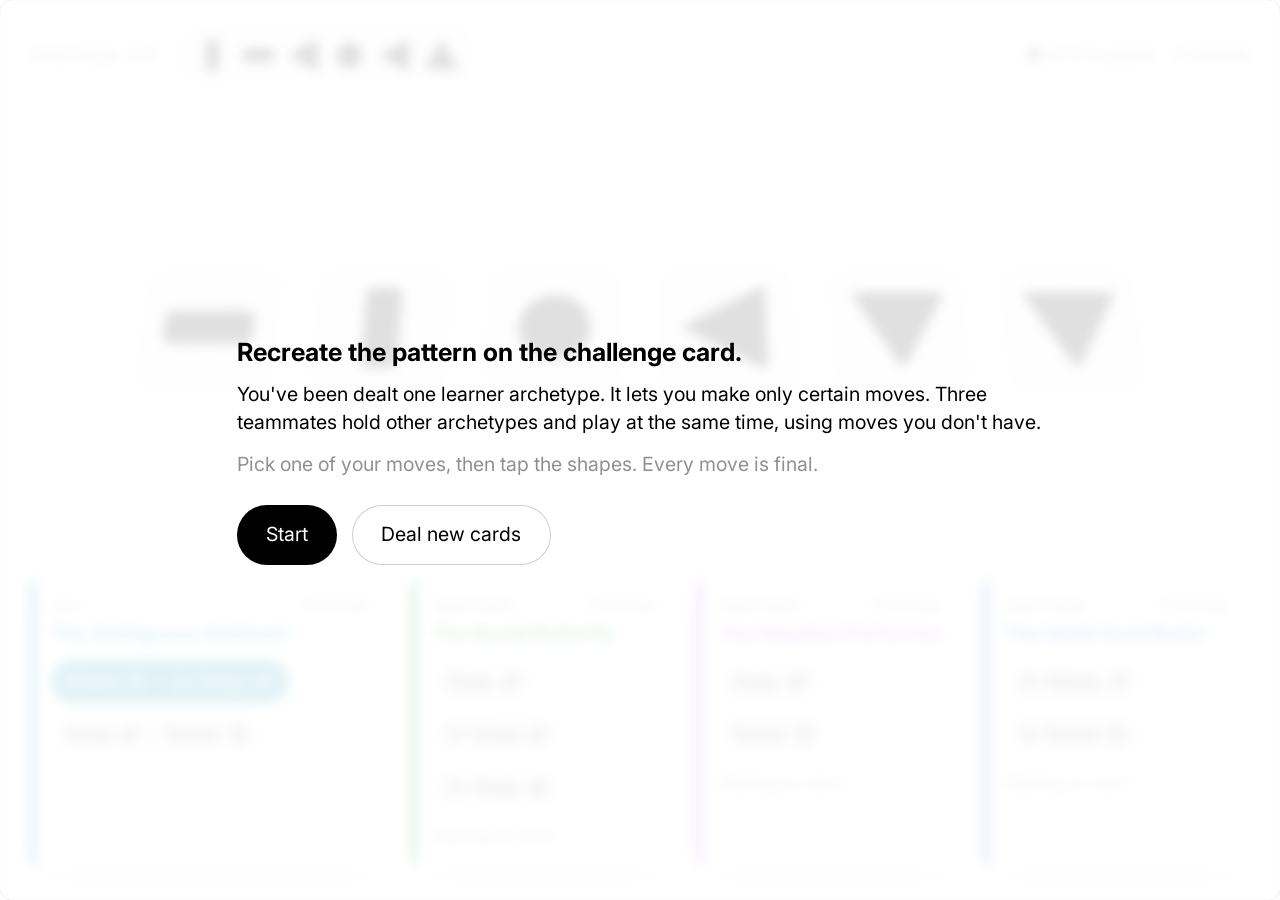
<file: projects/media/design-process/game/index.html>
<!doctype html>
<html lang="en">
<head>
<meta charset="utf-8">
<meta name="viewport" content="width=device-width, initial-scale=1">
<title>Empathy Game</title>
<link rel="preconnect" href="https://fonts.googleapis.com">
<link href="https://fonts.googleapis.com/css2?family=Inter:wght@400;700&display=swap" rel="stylesheet">
<style>
  /* Sized in page units: the frame is 698 units wide, so the game scales with the case-study page. */
  :root {
    --u: calc(100vw / 698);
    --fg: #000; --bg: #fff; --mute: #909090; --faint: #d0d0d0; --ghost: #f4f4f4; --accent: #ebb800;
    --m: max(13px, calc(var(--u) * 13.67)); --s: max(11px, calc(var(--u) * 10.66)); --xs: max(10px, calc(var(--u) * 9.5));
    --ease-out: cubic-bezier(0.23, 1, 0.32, 1);
    --ease-io: cubic-bezier(0.77, 0, 0.175, 1);
    color-scheme: light dark;
  }
  @media (prefers-color-scheme: dark) { :root { --fg: #f4f4f4; --bg: #0d0d0d; --mute: #7a7a7a; --faint: #3a3a3a; --ghost: #181818; } }
  * { box-sizing: border-box; margin: 0; padding: 0; }
  html, body { height: 100%; background: var(--bg); color: var(--fg); }
  body { font: 400 var(--m)/1.42 Inter, -apple-system, system-ui, "Helvetica Neue", Arial, sans-serif; overflow: hidden;
         -webkit-tap-highlight-color: transparent; }
  button { font: inherit; color: inherit; background: none; border: 0; cursor: pointer; text-align: left; }
  .num { font-variant-numeric: tabular-nums; }

  .app { position: relative; height: 100%; display: grid; grid-template-rows: auto 1fr auto; overflow: hidden;
         border-radius: calc(var(--u) * 6); box-shadow: inset 0 0 0 1px var(--faint); }

  /* ---------- top: the challenge card and the score ---------- */
  .top { display: flex; align-items: center; justify-content: space-between; gap: calc(var(--u) * 16);
         padding: calc(var(--u) * 14) calc(var(--u) * 16) 0; }
  .challenge { display: flex; align-items: center; gap: calc(var(--u) * 12); }
  .challenge .lbl { font-size: var(--s); color: var(--mute); }
  .mini { display: flex; gap: calc(var(--u) * 5); padding: calc(var(--u) * 6) calc(var(--u) * 8); border-radius: calc(var(--u) * 6); background: var(--ghost); }
  .mini svg { width: calc(var(--u) * 20); height: calc(var(--u) * 20); }
  .score { text-align: right; font-size: var(--s); color: var(--mute); }
  .score b { color: var(--fg); font-weight: 700; }

  /* ---------- the table, in light 3D ---------- */
  .stage { position: relative; display: grid; place-items: center; perspective: calc(var(--u) * 900); min-height: 0; }
  .table { position: relative; transform: rotateX(26deg); transform-style: preserve-3d; height: calc(var(--u) * 80); }
  .slot { opacity: .8; position: absolute; top: 0; width: calc(var(--u) * 80); height: calc(var(--u) * 80); border-radius: calc(var(--u) * 12);
          background: var(--ghost); display: grid; place-items: center; color: var(--faint); transform: translateZ(0); }
  .slot svg { width: 100%; height: 100%; transition: opacity 200ms ease; }
  .slot.ok svg { opacity: 0; }
  .tok { position: absolute; top: 0; left: 0; width: calc(var(--u) * 80); height: calc(var(--u) * 80); display: grid; place-items: center;
         transform-style: preserve-3d; color: var(--fg); border-radius: calc(var(--u) * 10); outline: none; touch-action: manipulation; }
  .tok .shape { width: 72%; height: 72%; transition: transform 300ms var(--ease-io), color 160ms ease; transform: translateZ(calc(var(--u) * 2)); }
  .tok .shape svg { width: 100%; height: 100%; display: block; }
  .tok.ok .shape { color: var(--accent); }
  .tok .ring { position: absolute; inset: calc(var(--u) * -3); border-radius: calc(var(--u) * 12); box-shadow: 0 0 0 2px var(--accent);
               opacity: 0; transform: scale(0.96); transition: opacity 160ms ease, transform 160ms var(--ease-out); pointer-events: none; }
  .tok.pick .ring, .tok.can .ring { opacity: 1; transform: scale(1); }
  .tok.can .ring { box-shadow: 0 0 0 2px var(--accent); opacity: .55; }
  .tok:focus-visible .ring { opacity: 1; transform: scale(1); box-shadow: 0 0 0 2px var(--fg); }
  .tok.dim { opacity: .35; transition: opacity 160ms ease; }
  .stage .hint { position: absolute; bottom: calc(var(--u) * 6); left: 0; right: 0; text-align: center; font-size: var(--s); color: var(--mute);
                 transition: opacity 160ms ease; }

  /* ---------- the team ---------- */
  .team { display: grid; grid-template-columns: 1.35fr 1fr 1fr 1fr; gap: calc(var(--u) * 10); padding: 0 calc(var(--u) * 16) calc(var(--u) * 16);
          perspective: calc(var(--u) * 800); }
  .card { position: relative; border-radius: calc(var(--u) * 10); padding: calc(var(--u) * 11) calc(var(--u) * 12) calc(var(--u) * 12);
          background: var(--bg); box-shadow: 0 0 0 1px var(--faint), 0 calc(var(--u) * 6) calc(var(--u) * 16) calc(var(--u) * -10) rgba(0,0,0,.25);
          transform-style: preserve-3d; will-change: transform; overflow: hidden; }
  .card::before { content: ""; position: absolute; left: 0; top: 0; bottom: 0; width: calc(var(--u) * 4); background: var(--c); }
  .card .who { font-size: var(--xs); color: var(--mute); display: flex; justify-content: space-between; gap: 6px; }
  .card .who .n { font-variant-numeric: tabular-nums; }
  .card .name { font-size: var(--s); font-weight: 700; color: var(--c); margin: calc(var(--u) * 2) 0 calc(var(--u) * 8); line-height: 1.2; }
  .card .opts { display: flex; flex-wrap: wrap; gap: calc(var(--u) * 5); }
  .chip { display: inline-flex; align-items: center; gap: calc(var(--u) * 4); font-size: var(--xs); line-height: 1.15; flex-wrap: wrap; max-width: 100%;
          padding: calc(var(--u) * 6) calc(var(--u) * 8); border-radius: 999px; background: var(--ghost); color: var(--fg);
          transition: transform 140ms var(--ease-out), background-color 160ms ease, color 160ms ease; }
  .chip svg { width: 1.25em; height: 1.25em; flex-shrink: 0; }
  .chip .or { color: var(--mute); }
  .you .chip { cursor: pointer; }
  .you .chip:active { transform: scale(0.97); }
  .you .chip[aria-pressed="true"] { background: var(--c); color: #fff; }
  .card .act { font-size: var(--xs); color: var(--mute); margin-top: calc(var(--u) * 8); min-height: 1.3em; transition: opacity 160ms ease; white-space: nowrap; overflow: hidden; text-overflow: ellipsis; }
  .card.moving { transition: transform 160ms var(--ease-out); transform: translateY(calc(var(--u) * -4)); }

  /* ---------- panels: start and finish ---------- */
  .panel { position: absolute; inset: 0; display: grid; place-items: center; background: color-mix(in srgb, var(--bg) 88%, transparent);
           backdrop-filter: blur(6px); -webkit-backdrop-filter: blur(6px); z-index: 5;
           transition: opacity 200ms var(--ease-out); }
  .panel[hidden] { display: none; }
  .panel.out { opacity: 0; pointer-events: none; }
  .box { width: min(92%, calc(var(--u) * 440)); text-align: left; transform: translateY(0); transition: transform 240ms var(--ease-out), opacity 240ms var(--ease-out); }
  .panel.out .box { transform: translateY(calc(var(--u) * 8)); opacity: 0; }
  .box h2 { font-size: var(--m); font-weight: 700; margin-bottom: calc(var(--u) * 6); }
  .box p { font-size: var(--s); margin-bottom: calc(var(--u) * 8); }
  .box p.mute { color: var(--mute); }
  .box .row { display: flex; gap: calc(var(--u) * 8); margin-top: calc(var(--u) * 14); flex-wrap: wrap; }
  .btn { font-size: var(--s); padding: calc(var(--u) * 9) calc(var(--u) * 16); border-radius: 999px; background: var(--fg); color: var(--bg);
         transition: transform 140ms var(--ease-out); }
  .btn.ghost { background: transparent; color: var(--fg); box-shadow: inset 0 0 0 1px var(--faint); }
  .btn:active { transform: scale(0.97); }
  .tally { display: grid; gap: calc(var(--u) * 5); margin: calc(var(--u) * 10) 0 calc(var(--u) * 4); }
  .tally .r { display: grid; grid-template-columns: calc(var(--u) * 170) 1fr calc(var(--u) * 50); align-items: center; gap: calc(var(--u) * 10); font-size: var(--xs); }
  .tally .bar { height: calc(var(--u) * 6); border-radius: 99px; background: var(--ghost); overflow: hidden; }
  .tally .bar i { display: block; height: 100%; width: 100%; background: var(--c); transform-origin: left; transform: scaleX(0);
                  transition: transform 600ms var(--ease-out); }
  .tally .r b { color: var(--c); font-weight: 700; }

  @media (hover: hover) and (pointer: fine) {
    .tok.can:hover .ring, .tok.pick:hover .ring { opacity: 1; }
    .you .chip:hover { background: color-mix(in srgb, var(--c) 16%, var(--ghost)); }
    .you .chip[aria-pressed="true"]:hover { background: var(--c); }
  }

  /* phones: a bigger unit, the team in two rows, scroll if needed */
  @media (max-width: 520px) {
    :root { --u: calc(100vw / 470); }
    body { overflow: auto; }
    .app { grid-template-rows: auto auto auto; min-height: 100%; }
    .stage { height: calc(var(--u) * 170); }
    .stage .hint { bottom: 0; }
    .team { grid-template-columns: 1fr 1fr 1fr; gap: 6px; }
    .card.you { grid-column: 1 / -1; }
    .card:not(.you) .opts { display: none; }
    .card:not(.you) .name { margin-bottom: 2px; }
    .card .act { margin-top: 2px; }
    .tally .r { grid-template-columns: 1fr 1fr auto; }
  }
  @media (prefers-reduced-motion: reduce) {
    .tok .shape { transition: color 160ms ease; }
    .table { transform: none; }
  }
</style>
</head>
<body>
<div class="app">
  <div class="top">
    <div class="challenge"><span class="lbl">Challenge <span class="num" id="cn">1</span>/4</span><div class="mini" id="mini" aria-label="The pattern to recreate"></div></div>
    <div class="score"><b class="num" id="inplace">0</b> of <span class="num" id="total">0</span> in place · <span class="num" id="moves">0 moves</span></div>
  </div>
  <div class="stage"><div class="table" id="table"></div><div class="hint" id="hint" aria-live="polite"></div></div>
  <div class="team" id="team"></div>

  <div class="panel" id="start">
    <div class="box">
      <h2>Recreate the pattern on the challenge card.</h2>
      <p>You've been dealt one learner archetype. It lets you make only certain moves. Three teammates hold other archetypes and play at the same time, using moves you don't have.</p>
      <p class="mute">Pick one of your moves, then tap the shapes. Every move is final.</p>
      <div class="row"><button class="btn" id="go">Start</button><button class="btn ghost" id="redeal">Deal new cards</button></div>
    </div>
  </div>
  <div class="panel" id="done" hidden>
    <div class="box">
      <h2 id="doneTitle">Pattern complete.</h2>
      <p class="mute" id="doneSub"></p>
      <div class="tally" id="tally"></div>
      <div class="row"><button class="btn" id="next">Next challenge</button><button class="btn ghost" id="again">Deal new cards</button></div>
    </div>
  </div>
</div>

<script>
/* ---------- match the page around this frame (light/dark mode, project colour) ---------- */
(function themeFromPage() {
  let host; try { host = window.frameElement; } catch (e) {}
  if (!host) return;
  const doc = host.ownerDocument, keys = ['--fg', '--bg', '--mute', '--faint', '--ghost', '--accent'];
  const pull = () => { const cs = getComputedStyle(host); keys.forEach(k => { const v = cs.getPropertyValue(k).trim(); if (v) document.documentElement.style.setProperty(k, v); }); };
  pull();
  new MutationObserver(pull).observe(doc.documentElement, { attributes: true, attributeFilter: ['data-theme', 'style', 'class'] });
  new MutationObserver(pull).observe(doc.body, { attributes: true, attributeFilter: ['data-theme', 'style', 'class'] });
  doc.defaultView.matchMedia('(prefers-color-scheme: dark)').addEventListener('change', () => setTimeout(pull, 30));
})();

const reduce = matchMedia('(prefers-reduced-motion: reduce)').matches;
const fine = matchMedia('(hover: hover) and (pointer: fine)').matches;

/* ---------- shapes ---------- */
const SVG = {
  t: '<svg viewBox="0 0 100 100" aria-hidden="true"><polygon points="50,12 90,84 10,84" fill="currentColor" stroke="currentColor" stroke-width="6" stroke-linejoin="round"/></svg>',
  r: '<svg viewBox="0 0 100 100" aria-hidden="true"><rect x="8" y="33" width="84" height="34" rx="6" fill="currentColor"/></svg>',
  c: '<svg viewBox="0 0 100 100" aria-hidden="true"><circle cx="50" cy="50" r="34" fill="currentColor"/></svg>',
};
const NAME = { t: 'triangle', r: 'bar', c: 'circle' };
const DIR = ['pointing up', 'pointing right', 'pointing down', 'pointing left'];
const mod = (a, n) => ((a % n) + n) % n;
function describe(tk) { return tk.type === 'c' ? 'circle' : tk.type === 'r' ? (mod(tk.o, 2) ? 'standing bar' : 'lying bar') : 'triangle ' + DIR[mod(tk.o, 4)]; }

/* ---------- the four challenge cards (from the printed deck) ---------- */
// t: 0 up, 1 right, 2 down, 3 left · r: 0 lying, 1 standing · c: any
const CHALLENGES = [
  [['r',1],['r',0],['t',3],['c',0],['t',3],['t',0]],
  [['r',1],['r',0],['t',3],['c',0],['t',0],['r',1],['t',2]],
  [['r',0],['c',0],['c',0],['t',0],['r',1]],
  [['t',3],['r',1],['c',0],['t',2],['c',0],['r',0]],
];

/* ---------- the seven archetype cards ---------- */
const S = d => ({ k: 'swap', d }), R = n => ({ k: 'rot', n });
const ARCH = [
  { id: 'adaptive',    name: 'The Adaptive Performer',  c: '#a855f7', opts: [[S(1)], [R(1)]] },
  { id: 'overwhelmed', name: 'The Overwhelmed Learner', c: '#e8930c', opts: [[R(2)], [R(-2)]] },
  { id: 'butterfly',   name: 'The Social Butterfly',    c: '#16a34a', opts: [[S(1)], [S(2)], [S(3)]] },
  { id: 'ambivert',    name: 'The Ambiguous Ambivert',  c: '#0891b2', opts: [[R(-1), S(2)], [S(1), R(1)]] },
  { id: 'quiet',       name: 'The Quiet Contributor',   c: '#3b6cf6', opts: [[R(3)], [R(-3)]] },
  { id: 'introvert',   name: 'The Consistent Introvert',c: '#ef5b3a', opts: [[R(1)], [R(-1)]] },
  { id: 'mismatched',  name: 'The Mismatched Receiver', c: '#db2777', opts: [[S(2)], [S(1)]] },
];
const ICON = {
  swap: '<svg viewBox="0 0 24 24" fill="none" stroke="currentColor" stroke-width="2" stroke-linecap="round" stroke-linejoin="round"><path d="M4 10c4-4 12-4 16 0"/><path d="M17 6l3 4-4 1"/><path d="M20 14c-4 4-12 4-16 0"/><path d="M7 18l-3-4 4-1"/></svg>',
  cw: '<svg viewBox="0 0 24 24" fill="none" stroke="currentColor" stroke-width="2" stroke-linecap="round" stroke-linejoin="round"><path d="M19 12a7 7 0 1 1-2.05-4.95"/><path d="M19 4v4h-4"/></svg>',
  ccw: '<svg viewBox="0 0 24 24" fill="none" stroke="currentColor" stroke-width="2" stroke-linecap="round" stroke-linejoin="round"><path d="M5 12a7 7 0 1 0 2.05-4.95"/><path d="M5 4v4h4"/></svg>',
};
function stepLabel(s) {
  if (s.k === 'swap') return `${s.d > 1 ? s.d + '× ' : ''}Swap ${ICON.swap}`;
  const n = Math.abs(s.n); return `${n > 1 ? n + '× ' : ''}Rotate ${s.n > 0 ? ICON.cw : ICON.ccw}`;
}
function optLabel(opt) { return opt.map(stepLabel).join('<span class="or">+</span>'); }
function stepText(s) { return s.k === 'swap' ? (s.d > 1 ? s.d + '× swap' : 'swap') : (Math.abs(s.n) > 1 ? Math.abs(s.n) + '× ' : '') + 'rotate ' + (s.n > 0 ? '↻' : '↺'); }

/* ---------- state ---------- */
let target = [], slots = [], team = [], ci = 0, moves = 0, running = false, won = false, lastAct = 0, tokEls = {}, nextId = 0;
let you = null, sel = { opt: 0, step: 0, a: null };
const $ = id => document.getElementById(id);
const PR = new Intl.PluralRules('en');
const mv = n => `${n} ${PR.select(n) === 'one' ? 'move' : 'moves'}`;

function matches(i) {
  const g = target[i], t = slots[i];
  if (g[0] !== t.type) return false;
  if (g[0] === 'c') return true;
  return g[0] === 'r' ? mod(t.o, 2) === g[1] : mod(t.o, 4) === g[1];
}
function cost(arr) {          // lower is better; partial credit for turning the right shape the right way
  let c = 0;
  arr.forEach((t, i) => {
    const g = target[i];
    if (g[0] !== t.type) { c += 2; return; }
    if (g[0] === 't') { const d = mod(t.o - g[1], 4); c += Math.min(d, 4 - d) * 0.5; }
    else if (g[0] === 'r') c += mod(t.o - g[1], 2) * 0.5;
  });
  return c;
}
function applyStep(arr, s, i, j) {
  if (s.k === 'swap') { const x = arr[i]; arr[i] = arr[j]; arr[j] = x; }
  else arr[i] = { ...arr[i], o: arr[i].o + s.n };
}
// every concrete way to play one option: a list of [i, j] per step
function plays(opt, n) {
  const per = opt.map(s => {
    const out = [];
    for (let i = 0; i < n; i++) {
      if (s.k === 'rot') out.push([i, null]);
      else if (i + s.d < n) out.push([i, i + s.d]);
    }
    return out;
  });
  return per.reduce((acc, list) => acc.flatMap(a => list.map(b => [...a, b])), [[]]);
}
const rand = n => Math.floor(Math.random() * n);
const shuffle = a => { for (let i = a.length - 1; i > 0; i--) { const j = rand(i + 1); [a[i], a[j]] = [a[j], a[i]]; } return a; };

/* ---------- dealing ---------- */
function deal() {
  let pick;
  do {
    pick = shuffle([...ARCH]).slice(0, 4);
    var swaps = pick.some(a => a.opts.some(o => o.some(s => s.k === 'swap')));
    var odd = pick.some(a => a.opts.some(o => o.some(s => s.k === 'rot' && Math.abs(s.n) % 2)));
  } while (!swaps || !odd);
  team = pick.map((a, i) => ({ a, you: i === 0, n: 0, helped: 0, timer: 0, idle: 0, last: null }));
  you = team[0];
}
function setup() {
  won = false; moves = 0; running = false;
  target = CHALLENGES[ci];
  // start from the solution and scramble it with this team's own moves, so the team can always solve it
  let arr;
  do {
    arr = target.map(([type, o]) => ({ id: nextId++, type, o: type === 'c' ? 0 : o }));
    for (let k = 0; k < 16; k++) {
      const m = team[rand(team.length)].a, opt = m.opts[rand(m.opts.length)], ps = plays(opt, arr.length), p = ps[rand(ps.length)];
      opt.forEach((s, x) => applyStep(arr, s, p[x][0], p[x][1]));
    }
  } while (cost(arr) < target.length * 0.9);
  slots = arr;
  sel = { opt: 0, step: 0, a: null };
  build();
}

/* ---------- drawing ---------- */
let U = 1, PITCH = 94;
function measure() { U = parseFloat(getComputedStyle(document.documentElement).getPropertyValue('--u')) || (innerWidth / 698); }
function xFor(i) { return i * PITCH * U; }
function build() {
  measure();
  const n = target.length, table = $('table');
  table.style.width = ((n - 1) * PITCH + 80) * U + 'px';
  table.innerHTML = '';
  tokEls = {};
  $('mini').innerHTML = target.map(([t, o]) => `<span style="display:grid;transform:rotate(${t === 'c' ? 0 : o * 90}deg)">${SVG[t]}</span>`).join('');
  target.forEach(([t, o], i) => {
    const s = document.createElement('div');
    s.className = 'slot'; s.style.left = xFor(i) + 'px';
    s.innerHTML = `<span style="display:grid;width:72%;height:72%;transform:rotate(${t === 'c' ? 0 : o * 90}deg)">${SVG[t]}</span>`;
    s.querySelectorAll('svg *').forEach(e => { e.setAttribute('fill', 'none'); e.setAttribute('stroke', 'currentColor'); e.setAttribute('stroke-width', '3'); e.setAttribute('stroke-dasharray', '6 5'); });
    table.appendChild(s);
  });
  slots.forEach((tk, i) => {
    const b = document.createElement('button');
    b.className = 'tok'; b.dataset.id = tk.id;
    b.innerHTML = `<span class="ring"></span><span class="shape">${SVG[tk.type]}</span>`;
    b.querySelector('.shape').style.transform = `translateZ(${2 * U}px) rotate(${tk.o * 90}deg)`;
    b.style.transform = `translate3d(${xFor(i)}px,0,0)`;
    b.addEventListener('click', () => tap(tk.id));
    table.appendChild(b);
    tokEls[tk.id] = b;
  });
  drawTeam();
  refresh();
}
function drawTeam() {
  $('team').innerHTML = '';
  team.forEach((m, k) => {
    const el = document.createElement('div');
    el.className = 'card' + (m.you ? ' you' : '');
    el.style.setProperty('--c', m.a.c);
    el.innerHTML = `<div class="who"><span>${m.you ? 'you' : 'teammate'}</span><span class="n">${mv(m.n)}</span></div>
      <div class="name">${m.a.name}</div>
      <div class="opts">${m.a.opts.map((o, i) => m.you ? `<button class="chip" aria-pressed="${i === sel.opt}" data-i="${i}">${optLabel(o)}</button>` : `<span class="chip">${optLabel(o)}</span>`).join('')}</div>
      <div class="act">${m.you ? '' : 'Waiting to start'}</div>`;
    if (m.you) el.querySelectorAll('.chip').forEach(c => c.addEventListener('click', () => { sel = { opt: +c.dataset.i, step: 0, a: null }; refresh(); }));
    m.el = el;
    $('team').appendChild(el);
    if (!reduce) el.animate([{ transform: 'rotateY(-70deg) translateZ(0)', opacity: 0 }, { transform: 'rotateY(0deg)', opacity: 1 }],
      { duration: 420, delay: 60 + k * 70, easing: 'cubic-bezier(0.23, 1, 0.32, 1)', fill: 'both' });
    if (m.you && fine && !reduce) tilt(el);
  });
}
// your card leans toward the pointer; a lerp gives it a little spring instead of snapping
function tilt(el) {
  let tx = 0, ty = 0, x = 0, y = 0, raf = 0;
  const loop = () => { x += (tx - x) * 0.14; y += (ty - y) * 0.14; el.style.transform = `rotateX(${y}deg) rotateY(${x}deg)`;
    if (Math.abs(tx - x) > 0.01 || Math.abs(ty - y) > 0.01) raf = requestAnimationFrame(loop); else raf = 0; };
  const go = () => { if (!raf) raf = requestAnimationFrame(loop); };
  el.addEventListener('pointermove', e => { const r = el.getBoundingClientRect(); tx = ((e.clientX - r.left) / r.width - 0.5) * 10; ty = -((e.clientY - r.top) / r.height - 0.5) * 10; go(); });
  el.addEventListener('pointerleave', () => { tx = 0; ty = 0; go(); });
}

function refresh() {
  const n = slots.length, opt = you.a.opts[sel.opt], step = opt[sel.step];
  let ok = 0;
  slots.forEach((tk, i) => {
    const el = tokEls[tk.id], m = matches(i);
    if (m) ok++;
    el.classList.toggle('ok', m);
    $('table').children[i].classList.toggle('ok', m);
    el.setAttribute('aria-label', `Place ${i + 1}: ${describe(tk)}${m ? ', in place' : ''}`);
    const pick = sel.a === i;
    const can = running && !won && (step.k === 'rot' ? sel.a === null : sel.a === null ? (i + step.d < n || i - step.d >= 0) : Math.abs(i - sel.a) === step.d);
    el.classList.toggle('pick', pick);
    el.classList.toggle('can', can && !pick && sel.a !== null);
    el.classList.toggle('dim', running && !won && sel.a !== null && !can && !pick);
  });
  $('inplace').textContent = ok; $('total').textContent = n; $('moves').textContent = mv(moves);
  you.el && you.el.querySelectorAll('.chip').forEach(c => c.setAttribute('aria-pressed', +c.dataset.i === sel.opt));
  let h = '';
  if (running && !won) {
    const pre = opt.length > 1 ? `Step ${sel.step + 1} of ${opt.length}: ` : '';
    h = step.k === 'rot' ? `${pre}tap a shape to ${stepText(step)} it`
      : sel.a === null ? `${pre}tap a shape to ${stepText(step)}`
      : `${pre}now tap the shape ${step.d} place${step.d > 1 ? 's' : ''} away`;
  }
  $('hint').textContent = h;
}

/* ---------- playing a move ---------- */
function tap(id) {
  if (!running || won) return;
  const i = slots.findIndex(t => t.id === id), opt = you.a.opts[sel.opt], step = opt[sel.step];
  if (step.k === 'rot') return commit(you, step, i, null);
  if (sel.a === null) { sel.a = i; return refresh(); }
  if (sel.a === i) { sel.a = null; return refresh(); }
  if (Math.abs(i - sel.a) !== step.d) { sel.a = i; return refresh(); }
  commit(you, step, Math.min(i, sel.a), Math.max(i, sel.a));
}
function commit(m, step, i, j) {
  const before = cost(slots);
  doStep(step, i, j);
  if (m.you) {
    const opt = m.a.opts[sel.opt];
    if (sel.step + 1 < opt.length) { sel = { opt: sel.opt, step: sel.step + 1, a: null }; refresh(); return; }
    sel = { opt: sel.opt, step: 0, a: null };
    finishMove(m, before);
  }
}
function finishMove(m, before) {
  moves++; m.n++; if (cost(slots) < before) m.helped++;
  m.el.querySelector('.n').textContent = mv(m.n);
  lastAct = performance.now();
  refresh();
  if (slots.every((_, i) => matches(i))) win();
}
function doStep(step, i, j) {
  if (step.k === 'swap') {
    const A = slots[i], B = slots[j];
    slots[i] = B; slots[j] = A;
    hop(tokEls[A.id], xFor(i), xFor(j), 1); hop(tokEls[B.id], xFor(j), xFor(i), -1);
  } else {
    const t = slots[i] = { ...slots[i] };
    // keep the token object in place in the array, update its turn
    t.o += step.n;
    const el = tokEls[t.id], sh = el.querySelector('.shape');
    sh.style.transform = `translateZ(${2 * U}px) rotate(${t.o * 90}deg)`;
    if (!reduce) el.animate([{ transform: `translate3d(${xFor(i)}px,0,0)` }, { transform: `translate3d(${xFor(i)}px,0,${18 * U}px)` }, { transform: `translate3d(${xFor(i)}px,0,0)` }],
      { duration: 300, easing: 'cubic-bezier(0.77, 0, 0.175, 1)' });
  }
}
// a swap lifts both shapes off the table and passes one over the other
function hop(el, x0, x1, side) {
  el.getAnimations().forEach(a => a.finish());
  el.style.transform = `translate3d(${x1}px,0,0)`;
  if (reduce) return;
  const lift = (side > 0 ? 34 : 14) * U, dy = (side > 0 ? -10 : 8) * U;
  el.animate([
    { transform: `translate3d(${x0}px,0,0)` },
    { transform: `translate3d(${(x0 + x1) / 2}px,${dy}px,${lift}px)`, offset: 0.5 },
    { transform: `translate3d(${x1}px,0,0)` },
  ], { duration: 340, easing: 'cubic-bezier(0.77, 0, 0.175, 1)' });
}

/* ---------- computer teammates: they only play moves that help ---------- */
function aiTurn(m) {
  if (!running || won) return;
  if (performance.now() - lastAct < 700) return schedule(m, 500);
  const n = slots.length, base = cost(slots);
  let best = null, bestC = base, neutral = [];
  m.a.opts.forEach((opt, oi) => plays(opt, n).forEach(p => {
    const arr = slots.slice();
    opt.forEach((s, x) => applyStep(arr, s, p[x][0], p[x][1]));
    const c = cost(arr);
    if (c < bestC - 1e-9 || (best && Math.abs(c - bestC) < 1e-9 && Math.random() < 0.3)) { bestC = c; best = { oi, p }; }
    else if (Math.abs(c - base) < 1e-9) neutral.push({ oi, p });
  }));
  let play = best;
  if (!play) { m.idle++; if (m.idle >= 3 && neutral.length) { play = neutral[rand(neutral.length)]; m.idle = 0; } }
  if (!play) { say(m, 'Nothing helpful to do yet'); return schedule(m); }
  m.idle = 0;
  const opt = m.a.opts[play.oi], before = base;
  opt.forEach((s, x) => doStep(s, play.p[x][0], play.p[x][1]));
  say(m, opt.map((s, x) => s.k === 'swap' ? `${stepText(s)} ${play.p[x][0] + 1} ↔ ${play.p[x][1] + 1}` : `${stepText(s)} ${play.p[x][0] + 1}`).join(', then '));
  m.el.classList.add('moving'); setTimeout(() => m.el.classList.remove('moving'), 260);
  finishMove(m, before);
  // the player's half-finished selection may point at shapes that just moved
  if (sel.a !== null) { sel.a = null; refresh(); }
  schedule(m);
}
function say(m, text) { const a = m.el.querySelector('.act'); a.textContent = text; }
function schedule(m, ms) { clearTimeout(m.timer); m.timer = setTimeout(() => aiTurn(m), ms || 2800 + Math.random() * 1800); }

function start() {
  running = true;
  closePanel($('start'));
  team.forEach((m, k) => { if (!m.you) { say(m, 'Looking for a move…'); schedule(m, 2200 + k * 900 + Math.random() * 600); } });
  refresh();
}
function stop() { running = false; team.forEach(m => clearTimeout(m.timer)); }
function win() {
  won = true; stop(); refresh();
  if (!reduce) slots.forEach((tk, i) => tokEls[tk.id].animate([{ transform: `translate3d(${xFor(i)}px,0,0)` }, { transform: `translate3d(${xFor(i)}px,0,${22 * U}px)` }, { transform: `translate3d(${xFor(i)}px,0,0)` }],
    { duration: 420, delay: 160 + i * 55, easing: 'cubic-bezier(0.77, 0, 0.175, 1)' }));
  const yours = you.n, share = moves ? Math.round(yours / moves * 100) : 0;
  $('doneTitle').textContent = `Pattern complete in ${mv(moves)}.`;
  $('doneSub').textContent = `You made ${yours} of them (${share}%). Here's who did what:`;
  $('tally').innerHTML = team.map(m => `<div class="r" style="--c:${m.a.c}"><b>${m.you ? 'You · ' : ''}${m.a.name.replace('The ', '')}</b><div class="bar"><i style="--w:${moves ? m.n / moves : 0}"></i></div><span class="num">${mv(m.n)}</span></div>`).join('');
  setTimeout(() => {
    openPanel($('done'));
    requestAnimationFrame(() => requestAnimationFrame(() => $('tally').querySelectorAll('.bar i').forEach(b => b.style.transform = `scaleX(${b.style.getPropertyValue('--w')})`)));
  }, reduce ? 200 : 900);
}
function openPanel(p) { p.hidden = false; p.classList.add('out'); requestAnimationFrame(() => requestAnimationFrame(() => p.classList.remove('out'))); }
function closePanel(p) { p.classList.add('out'); setTimeout(() => { p.hidden = true; }, 220); }

$('go').onclick = start;
$('redeal').onclick = () => { deal(); setup(); };
$('next').onclick = () => { ci = (ci + 1) % CHALLENGES.length; $('cn').textContent = ci + 1; team.forEach(m => { m.n = 0; m.helped = 0; }); setup(); closePanel($('done')); setTimeout(start, 250); };
$('again').onclick = () => { deal(); setup(); closePanel($('done')); openPanel($('start')); };
addEventListener('keydown', e => { if (e.key === 'Escape' && sel.a !== null) { sel.a = null; refresh(); } });
let rt; addEventListener('resize', () => { clearTimeout(rt); rt = setTimeout(() => { const keepRun = running; build(); running = keepRun; refresh(); }, 120); });

deal(); setup();
</script>
</body>
</html>
</file>
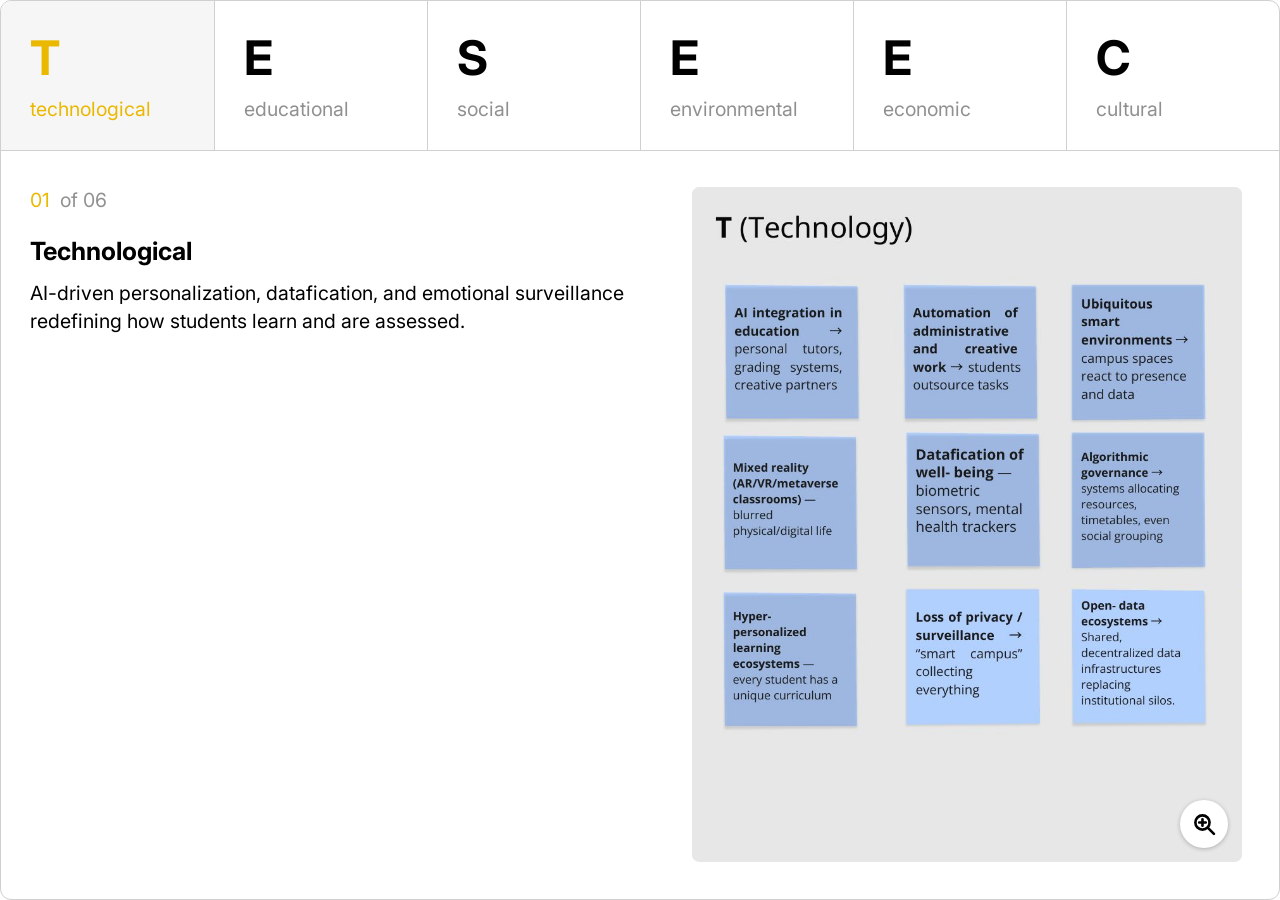
<file: projects/media/design-process/teseec/index.html>
<!doctype html>
<html lang="en">
<head>
<meta charset="utf-8">
<meta name="viewport" content="width=device-width, initial-scale=1">
<title>TESEEC</title>
<link rel="preconnect" href="https://fonts.googleapis.com">
<link href="https://fonts.googleapis.com/css2?family=Inter:wght@400;700&display=swap" rel="stylesheet">
<style>
  /* Sized in "units" so it scales with its frame the way the case-study page does (frame = 698 units wide). */
  :root { --u: calc(100vw / 698); --fg: #000; --bg: #fff; --mute: #909090; --faint: #d0d0d0; --ghost: #f6f6f6; --accent: #ebb800;
          --m: max(13px, calc(var(--u) * 13.67)); --s: max(11px, calc(var(--u) * 10.66)); --l: max(22px, calc(var(--u) * 26)); color-scheme: light dark; }
  /* Fallback when opened on its own: follow the system. On the site, the page's own colours are copied in (see the script). */
  @media (prefers-color-scheme: dark) { :root { --fg: #f4f4f4; --bg: #0d0d0d; --mute: #7a7a7a; --faint: #3a3a3a; --ghost: #181818; } }
  * { box-sizing: border-box; margin: 0; padding: 0; }
  html, body { height: 100%; background: var(--bg); color: var(--fg); }
  body { font: 400 var(--m)/1.42 Inter, -apple-system, system-ui, "Helvetica Neue", Arial, sans-serif; overflow: hidden; }
  button { font: inherit; color: inherit; background: none; border: 0; cursor: pointer; text-align: left; }

  .w { height: 100%; display: grid; grid-template-rows: auto 1fr; border: 1px solid var(--faint); border-radius: calc(var(--u) * 6); overflow: hidden; }

  .tabs { display: grid; grid-template-columns: repeat(6, 1fr); border-bottom: 1px solid var(--faint); }
  .tab { padding: calc(var(--u) * 18) calc(var(--u) * 16) calc(var(--u) * 14); border-left: 1px solid var(--faint); transition: background .25s; }
  .tab:first-child { border-left: 0; }
  .tab b { display: block; font-size: var(--l); line-height: 1; font-weight: 700; transition: color .25s; }
  .tab span { display: block; margin-top: calc(var(--u) * 8); font-size: var(--s); color: var(--mute); transition: color .25s; }
  .tab:hover { background: var(--ghost); }
  .tab[aria-selected="true"] b, .tab[aria-selected="true"] span { color: var(--accent); }
  .tab[aria-selected="true"] { background: var(--ghost); }
  .tab:focus-visible { outline: 2px solid var(--accent); outline-offset: -2px; }

  .panel { display: grid; grid-template-columns: 1fr calc(var(--u) * 300); gap: calc(var(--u) * 24); padding: calc(var(--u) * 20) calc(var(--u) * 20) calc(var(--u) * 20) calc(var(--u) * 16); min-height: 0; }
  .txt { align-self: start; animation: in .35s ease both; }
  .num { font-size: var(--s); color: var(--mute); }
  .num i { font-style: normal; color: var(--accent); margin-right: .5em; }
  h2 { font-size: var(--m); font-weight: 700; margin: calc(var(--u) * 10) 0 calc(var(--u) * 6); }
  p { font-size: var(--s); max-width: 34em; }

  .notes { position: relative; min-height: 0; border-radius: calc(var(--u) * 4); overflow: hidden; background: var(--ghost); cursor: zoom-in; animation: in .35s ease both; }
  .notes img { width: 100%; height: 100%; object-fit: cover; object-position: top left; display: block; }
  .notes .mag { position: absolute; right: calc(var(--u) * 8); bottom: calc(var(--u) * 8); width: max(26px, calc(var(--u) * 26)); height: max(26px, calc(var(--u) * 26));
                border-radius: 50%; background: var(--bg); display: grid; place-items: center; box-shadow: 0 1px 4px color-mix(in srgb, var(--fg) 25%, transparent); color: var(--fg); }
  .notes .mag svg { width: 55%; height: 55%; }

  .big { position: fixed; inset: 0; background: color-mix(in srgb, var(--bg) 97%, transparent); display: none; z-index: 5; }
  .big.on { display: block; }
  .big .stage { position: absolute; inset: 0; overflow: hidden; cursor: grab; touch-action: none; }
  .big .stage.drag { cursor: grabbing; }
  .big img { position: absolute; left: 0; top: 0; transform-origin: 0 0; user-select: none; -webkit-user-drag: none; max-width: none; }
  .big .ctl { position: absolute; top: 8px; right: 8px; display: flex; gap: 6px; }
  .big .ctl button { width: 30px; height: 30px; border-radius: 50%; background: var(--fg); color: var(--bg); font-size: 16px; line-height: 30px; text-align: center; }
  .big .hint { position: absolute; left: 8px; bottom: 8px; font-size: 11px; color: var(--mute); background: var(--bg); padding: 2px 8px; border-radius: 10px; }

  @keyframes in { from { opacity: 0; transform: translateY(6px); } to { opacity: 1; transform: none; } }

  /* narrow frames (phones): words only, the sticky notes open on a button */
  @media (max-width: 520px) {
    body { overflow: auto; }
    .tab { padding: 12px 6px 10px; } .tab span { display: none; }
    .panel { grid-template-columns: 1fr; padding: 14px; }
    .notes { height: 150px; }
  }
  @media (prefers-reduced-motion: reduce) { .txt, .notes { animation: none; } }
</style>
</head>
<body>
<div class="w">
  <div class="tabs" role="tablist" aria-label="The six TESEEC forces"></div>
  <div class="panel" role="tabpanel"></div>
</div>
<div class="big" role="dialog" aria-label="Sticky notes, enlarged"><div class="stage"><img alt="" draggable="false"></div>
  <div class="ctl"><button class="zo" aria-label="Zoom out">−</button><button class="zi" aria-label="Zoom in">+</button><button class="x" aria-label="Close">×</button></div>
  <div class="hint">Scroll or pinch to zoom, drag to move.</div></div>
<script>
/* Match the page around this frame: copy its colour tokens (light/dark mode, the project's colour)
   and follow it when the mode changes. Reusable for any embed on the site. */
(function themeFromPage() {
  let host; try { host = window.frameElement; } catch (e) {}
  if (!host) return;
  const doc = host.ownerDocument, keys = ['--fg', '--bg', '--mute', '--faint', '--ghost', '--accent'];
  const pull = () => {
    const cs = getComputedStyle(host);
    keys.forEach(k => { const v = cs.getPropertyValue(k).trim(); if (v) document.documentElement.style.setProperty(k, v); });
  };
  pull();
  new MutationObserver(pull).observe(doc.documentElement, { attributes: true, attributeFilter: ['data-theme', 'style', 'class'] });
  new MutationObserver(pull).observe(doc.body, { attributes: true, attributeFilter: ['data-theme', 'style', 'class'] });
  doc.defaultView.matchMedia('(prefers-color-scheme: dark)').addEventListener('change', () => setTimeout(pull, 30));
})();
const F = [
  ['T', 'technological', 'Technological', 'AI-driven personalization, datafication, and emotional surveillance redefining how students learn and are assessed.', 't'],
  ['E', 'educational', 'Educational and Institutional', 'Persistent “quiet bias” and the need for inclusive, reflective learning models that value varied expressions of engagement.', 'e-edu'],
  ['S', 'social', 'Social and Psychological', 'Shifting peer dynamics, digital isolation, and the erosion of spontaneous community among students.', 's'],
  ['E', 'environmental', 'Environmental and Infrastructural', 'Cognitive overload and overstimulation, calling for hybrid and sensory-balanced studio environments.', 'e-env'],
  ['E', 'economic', 'Economic and Political', 'Platformization and privatization of learning, deepening inequalities in educational access and autonomy.', 'e-eco'],
  ['C', 'cultural', 'Cultural and Ethical', 'Changing norms of expression and identity, revaluing introspection, and authenticity as valid modes of participation.', 'c'],
];
const tabs = document.querySelector('.tabs'), panel = document.querySelector('.panel'), big = document.querySelector('.big');
const pad = n => String(n).padStart(2, '0');
F.forEach((f, i) => {
  const b = document.createElement('button');
  b.className = 'tab'; b.role = 'tab'; b.id = 'tab' + i; b.innerHTML = `<b>${f[0]}</b><span>${f[1]}</span>`;
  b.setAttribute('aria-label', f[2]);
  b.onclick = () => show(i);
  b.onkeydown = e => { const d = e.key === 'ArrowRight' ? 1 : e.key === 'ArrowLeft' ? -1 : 0; if (d) { const j = (i + d + F.length) % F.length; show(j); tabs.children[j].focus(); } };
  tabs.appendChild(b);
  new Image().src = f[4] + '.jpg';   // warm the pictures
});
function show(i) {
  const f = F[i];
  [...tabs.children].forEach((b, j) => { b.setAttribute('aria-selected', j === i); b.tabIndex = j === i ? 0 : -1; });
  panel.setAttribute('aria-labelledby', 'tab' + i);
  panel.innerHTML = `<div class="txt"><div class="num"><i>${pad(i + 1)}</i>of ${pad(F.length)}</div><h2>${f[2]}</h2><p>${f[3]}</p></div>
    <button class="notes" aria-label="Enlarge the sticky notes for ${f[2]}"><img src="${f[4]}.jpg" alt="Sticky notes from the TESEEC board under ${f[2]}">
    <span class="mag" aria-hidden="true"><svg viewBox="0 0 24 24" fill="none" stroke="currentColor" stroke-width="2.4" stroke-linecap="round"><circle cx="10.5" cy="10.5" r="6.5"/><path d="M15.5 15.5 21 21M10.5 7.5v6M7.5 10.5h6"/></svg></span></button>`;
  panel.querySelector('.notes').onclick = () => open(f);
}
const stage = big.querySelector('.stage'), bimg = big.querySelector('img');
let z = 1, fit = 1, tx = 0, ty = 0;
function apply() { bimg.style.transform = `translate(${tx}px, ${ty}px) scale(${z})`; }
function clamp() {
  const W = stage.clientWidth, H = stage.clientHeight, w = bimg.naturalWidth * z, h = bimg.naturalHeight * z;
  tx = w <= W ? (W - w) / 2 : Math.min(0, Math.max(W - w, tx));
  ty = h <= H ? (H - h) / 2 : Math.min(0, Math.max(H - h, ty));
}
function zoomAt(f, cx, cy) {
  const nz = Math.min(fit * 6, Math.max(fit, z * f));
  tx = cx - (cx - tx) * nz / z; ty = cy - (cy - ty) * nz / z; z = nz; clamp(); apply();
}
function reset() { fit = Math.min(stage.clientWidth / bimg.naturalWidth, stage.clientHeight / bimg.naturalHeight) * .94; z = fit; clamp(); apply(); }
function open(f) {
  bimg.onload = reset; bimg.src = f[4] + '.jpg'; bimg.alt = 'Sticky notes under ' + f[2];
  big.classList.add('on'); if (bimg.complete) reset(); big.querySelector('.x').focus();
}
function close() { big.classList.remove('on'); }
big.querySelector('.x').onclick = close;
big.querySelector('.zi').onclick = () => zoomAt(1.4, stage.clientWidth / 2, stage.clientHeight / 2);
big.querySelector('.zo').onclick = () => zoomAt(1 / 1.4, stage.clientWidth / 2, stage.clientHeight / 2);
stage.addEventListener('wheel', e => { e.preventDefault(); const r = stage.getBoundingClientRect(); zoomAt(e.deltaY < 0 ? 1.15 : 1 / 1.15, e.clientX - r.left, e.clientY - r.top); }, { passive: false });
const pts = new Map(); let last = null, pinch = 0;
stage.addEventListener('pointerdown', e => { stage.setPointerCapture(e.pointerId); pts.set(e.pointerId, [e.clientX, e.clientY]); last = [e.clientX, e.clientY]; stage.classList.add('drag'); });
stage.addEventListener('pointermove', e => {
  if (!pts.has(e.pointerId)) return; pts.set(e.pointerId, [e.clientX, e.clientY]);
  if (pts.size === 2) { const [a, b] = [...pts.values()], d = Math.hypot(a[0] - b[0], a[1] - b[1]), r = stage.getBoundingClientRect();
    if (pinch) zoomAt(d / pinch, (a[0] + b[0]) / 2 - r.left, (a[1] + b[1]) / 2 - r.top); pinch = d; return; }
  tx += e.clientX - last[0]; ty += e.clientY - last[1]; last = [e.clientX, e.clientY]; clamp(); apply();
});
const up = e => { pts.delete(e.pointerId); pinch = 0; if (!pts.size) stage.classList.remove('drag'); else last = [...pts.values()][0]; };
stage.addEventListener('pointerup', up); stage.addEventListener('pointercancel', up);
stage.addEventListener('dblclick', e => { const r = stage.getBoundingClientRect(); z > fit * 1.05 ? reset() : zoomAt(2.2, e.clientX - r.left, e.clientY - r.top); });
addEventListener('keydown', e => { if (e.key === 'Escape') close(); });
show(0);
</script>
</body>
</html>
</file>
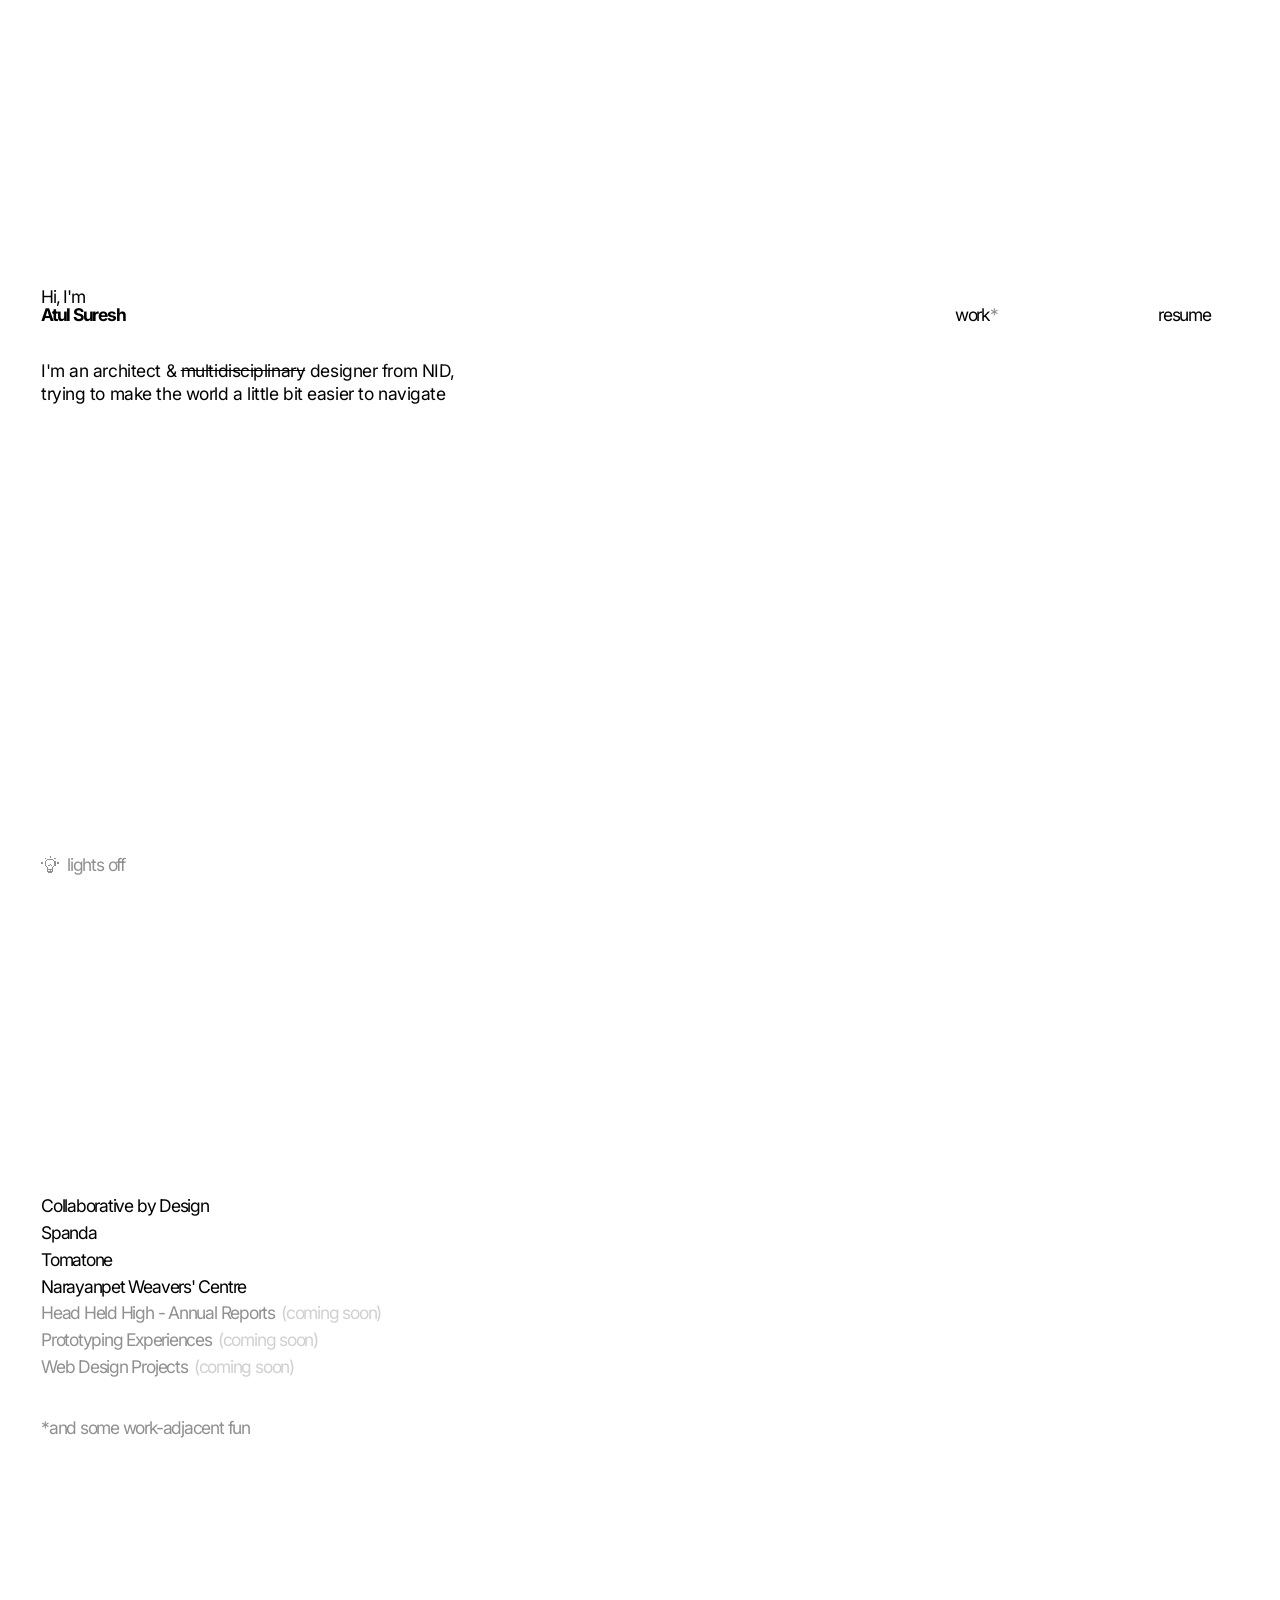
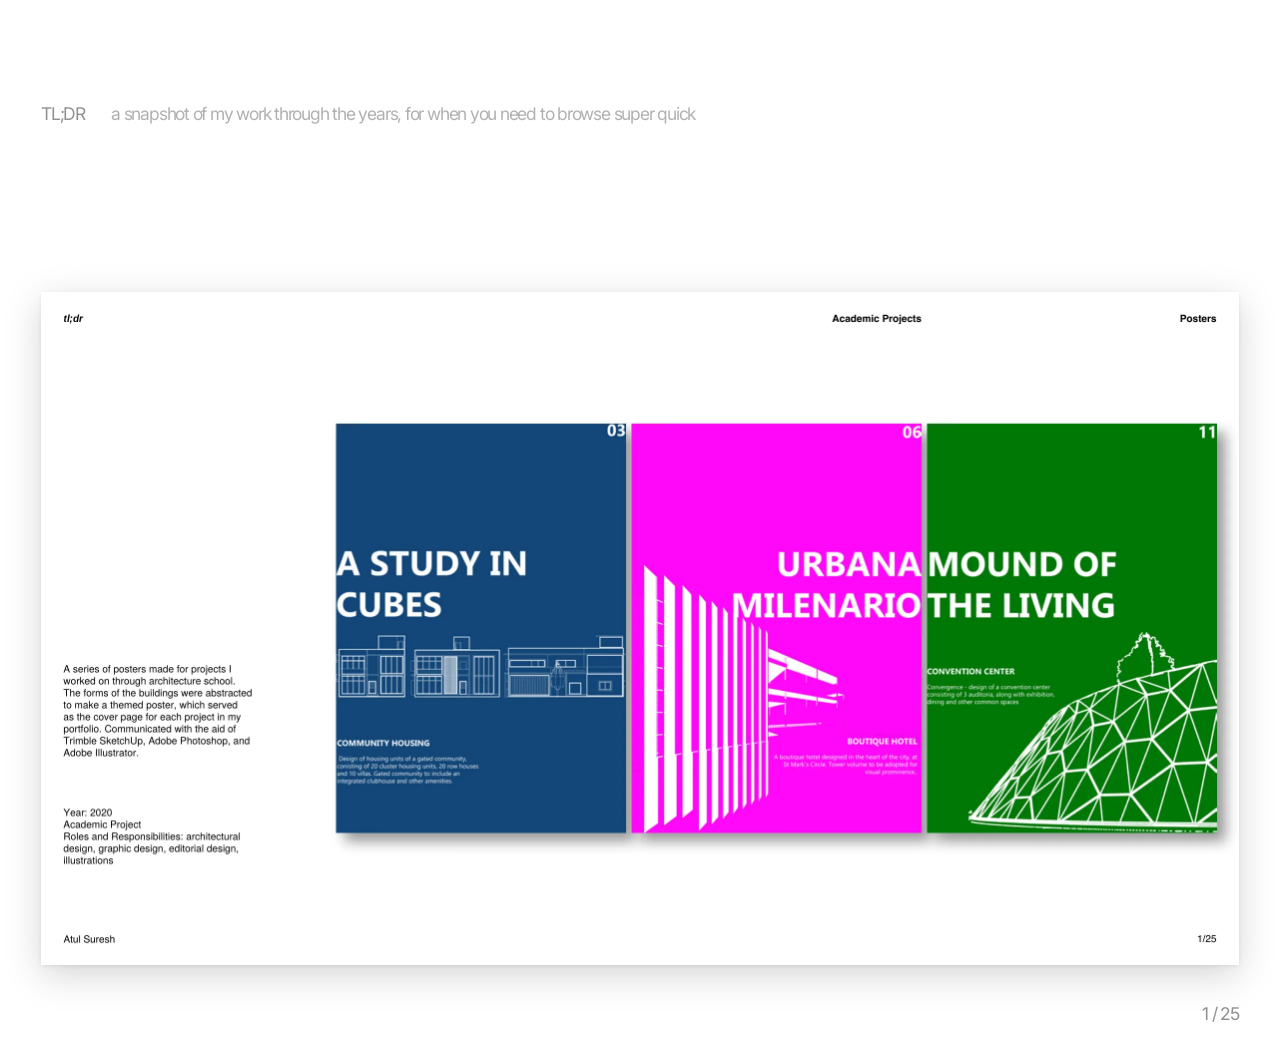
<file: work.html>
<!doctype html>
<html lang="en">
<head>
<meta charset="utf-8">
<meta name="viewport" content="width=device-width, initial-scale=1">
<title>Work · Atul Suresh</title>
<script>
  try { const t = localStorage.getItem('theme'); if (t) document.documentElement.dataset.theme = t; } catch (e) {}
</script>
<link rel="preconnect" href="https://fonts.googleapis.com">
<link rel="preconnect" href="https://fonts.gstatic.com" crossorigin>
<link href="https://fonts.googleapis.com/css2?family=Inter:wght@400;700&display=swap" rel="stylesheet">
<link rel="stylesheet" href="assets/site.css">
<script>
  // the work list lives on the home page now (scroll down from the landing).
  // This page is only for editing the list: work.html?edit
  if (!/[?&]edit(=|&|$)/.test(location.search)) location.replace('./#work');
</script>
<link rel="preconnect" href="https://fonts.googleapis.com">
<link rel="preconnect" href="https://fonts.gstatic.com" crossorigin>
<link href="https://fonts.googleapis.com/css2?family=Inter:wght@400;700&display=swap" rel="stylesheet">
<link rel="stylesheet" href="assets/site.css">
<link rel="stylesheet" href="assets/shared.css">
<script>
  // arriving from the landing page: slide in like the page scrolled down
  addEventListener('pagereveal', e => {
    if (!e.viewTransition) return;
    try {
      const from = navigation.activation && navigation.activation.from;
      if (from && /\/(index\.html)?$/.test(new URL(from.url).pathname)) e.viewTransition.types.add('fromlanding');
    } catch (err) {}
  });
</script>
<!-- don't draw the page until the list below exists, so the slide-in has it -->
</head>
<body class="work-page">

<header class="top">
  <a class="me" href="./">Atul Suresh</a>
  <a class="nav-work" href="./#work">work</a>
  <a class="nav-resume" href="resume/Atul-Suresh-Resume.pdf" target="_blank" rel="noopener">resume</a>
</header>

<main class="list" aria-label="Projects"></main>

<script src="assets/sound.js"></script>
<script src="assets/canvas.js"></script>
<script src="assets/fs.js"></script>
<script>
(async () => {
  await FS.restore();
  const css = document.createElement('link'); css.rel = 'stylesheet'; css.href = 'assets/editor.css';
  document.head.appendChild(css);
  const b = document.createElement('script'); b.src = 'assets/blocks.js';
  b.onload = () => { const s = document.createElement('script'); s.src = 'assets/work-editor.js'; document.body.appendChild(s); };
  document.body.appendChild(b);
})();
</script>
<script src="assets/hover.js"></script>
<script src="assets/local.js"></script>
</body>
</html>
</file>
<file: assets/shared.css>
/* =====================================================================
   Shared by every page.

   1. The colour palette. Everything is black and white until you touch it;
      then things take one of these colours. Each colour has a light-mode
      and a dark-mode version, so it stays readable either way.
      (You can change the values in the work-list editor → Site colours.)
   2. Moving between pages.
   ===================================================================== */
:root {
  --red: #d40000;  --blue: #1f3a93;  --green: #0a7d4f; --yellow: #a86f00;
  --purple: #6a1fd6; --orange: #e04a0b; --pink: #c8246a; --teal: #00727a;
  --lh-read: 1.42;      /* paragraphs: room between lines so they read easily */
  --ls-read: -0.025em;  /* and a little less squeeze between letters */
}
/* phones: a size you can read at arm's length (the desktop size scales with the window; this one doesn't) */
@media (max-width: 700px) { :root { --size: 16px; } }
@media (prefers-color-scheme: dark) {
  :root:not([data-theme="light"]) {
    --red: #ff5a52;  --blue: #7ea6ff;  --green: #43d99a; --yellow: #ffd23f;
    --purple: #b892ff; --orange: #ff8c4f; --pink: #ff7cab; --teal: #3fd3dd;
  }
}
:root[data-theme="dark"] {
  --red: #ff5a52;  --blue: #7ea6ff;  --green: #43d99a; --yellow: #ffd23f;
  --purple: #b892ff; --orange: #ff8c4f; --pink: #ff7cab; --teal: #3fd3dd;
}

/* anything you can click: its colour, while the mouse is on it (assets/hover.js) */
.hc { color: var(--hc) !important; transition: color .2s; }

/* ---------- moving between pages ----------
   Name / work / resume sit in exactly the same spot on every page, so
   between pages they simply stay put: no fade, no flicker. The rest of the
   page crossfades underneath. (Home → work → TL;DR is one page: it scrolls.) */
@view-transition { navigation: auto; }
#name, .top .me { view-transition-name: me; }
.bar .work, .top .nav-work { view-transition-name: nav-work; }
.bar .resume, .top .nav-resume { view-transition-name: nav-resume; }
::view-transition-old(me), ::view-transition-old(nav-work), ::view-transition-old(nav-resume) { display: none; }
::view-transition-new(me), ::view-transition-new(nav-work), ::view-transition-new(nav-resume) { animation: none; }
::view-transition-group(*) { animation-duration: .35s; }
::view-transition-old(root) { animation: vt-fade-out .25s ease both; }
::view-transition-new(root) { animation: vt-fade-in .35s ease both; }
@keyframes vt-fade-out { to { opacity: 0; } }
@keyframes vt-fade-in { from { opacity: 0; } }
@media (prefers-reduced-motion: reduce) {
  ::view-transition-group(*), ::view-transition-old(*), ::view-transition-new(*) { animation: none !important; }
}
</file>
<file: assets/home.css>
/* =====================================================================
   The home page keeps going: landing → work → TL;DR, one long page.
   ===================================================================== */
main { position: relative; z-index: 2; }
.wk-sec, .tl-sec { position: relative; z-index: 2; min-height: 100vh; min-height: 100svh; }

/* ---------- work: a left-justified list against the left edge ---------- */
.wk-sec {
  display: flex; flex-direction: column; justify-content: center;
  padding: calc(var(--gutter) * 3) 0 calc(var(--gutter) * 2 + var(--step));
}
.list { position: relative; display: flex; flex-direction: column; align-items: flex-start; gap: calc(var(--step) / 4); }
/* black and white until you point at one: then it takes its own colour */
.wk {
  display: block; text-decoration: none; color: var(--fg);
  transform: translateY(var(--dy, 0px)) scale(var(--s, 1)); transform-origin: 0 50%;
  transition: color .25s, opacity .35s;
}
.wk.near, .wk:focus-visible { color: var(--c, var(--fg)); outline: none; }
.list.has-near .wk:not(.near) { opacity: .4; }
.empty { color: var(--mute); }
/* the asterisk: a footnote under the work, opening the not-work */
.star { color: var(--mute); cursor: pointer; padding-left: .05em; }
.star:hover { color: var(--hc, var(--fg)); }
.wk.soon { color: var(--mute); cursor: default; }
.wk.soon small { font-size: 1em; margin-left: .35em; color: var(--faint, var(--mute)); }
.fun-open { display: block; margin-top: calc(var(--step) * 1.2); padding: 0; color: var(--mute); text-align: left; cursor: pointer; }
.fun-open:hover, .fun-open.open { color: var(--fg); }
.fun-open[hidden], .list.fun[hidden] { display: none; }
.list.fun { margin-top: calc(var(--step) / 2); }
.list.fun.unfold > * { animation: unfold .5s var(--pop, cubic-bezier(.2,.8,.3,1)) both; }
.list.fun.unfold > :nth-child(2) { animation-delay: .05s; } .list.fun.unfold > :nth-child(3) { animation-delay: .1s; }
.list.fun.unfold > :nth-child(4) { animation-delay: .15s; } .list.fun.unfold > :nth-child(n+5) { animation-delay: .2s; }
@keyframes unfold { from { opacity: 0; transform: translateY(-.4em); } }
@media (prefers-reduced-motion: reduce) { .list.fun.unfold > * { animation: none; } }
.tldr-open { position: absolute; left: 0; bottom: var(--gutter); color: var(--mute); text-decoration: none; }
.tldr-open[hidden] { display: none; }
.tldr-open .note { margin-left: 1.5em; color: var(--mute); opacity: .7; transition: opacity .2s; }
.tldr-open:hover .note { opacity: 1; }

/* the hovered project's picture fades in beside the list, in a fixed spot */
.wk-pic { position: fixed; top: 50%; height: 56vh; transform: translateY(-50%); pointer-events: none; z-index: 3; }
.wk-pic.none { display: none; }
.wk-card {
  position: absolute; left: 0; right: 0; top: 50%; display: flex; align-items: flex-end; gap: 4%;
  opacity: 0; transform: translateY(-50%) scale(.97); transition: opacity .3s, transform .45s var(--pop);
}
.wk-card.on { opacity: 1; transform: translateY(-50%) scale(1); }
.wk-card img { display: block; max-width: 62%; max-height: 56vh; min-width: 0; }
/* the intro line, small and grey, sitting beside the picture's bottom edge */
.wk-blurb { flex: 1 1 0; min-width: 0; max-width: 24em; margin: 0; color: var(--mute);
  font-size: max(12px, calc(var(--size) * .78)); line-height: 1.4; letter-spacing: var(--ls-read);
  transition: opacity .3s .08s; }
.wk-blurb:empty { display: none; }
@media (hover: none) { .wk-pic { display: none; } }

/* ---------- TL;DR: one screen of pictures; click through them ---------- */
.tl-sec {
  height: 100vh; height: 100svh;
  display: grid; grid-template-rows: minmax(0, 1fr) auto;
  padding: calc(var(--gutter) * 3) 0 var(--gutter);
}
.tl-stage { position: relative; min-height: 0; cursor: e-resize; user-select: none; -webkit-user-select: none; }
.tl-slide { position: absolute; inset: 0; opacity: 0; transition: opacity .5s; pointer-events: none; }
.tl-slide.on { opacity: 1; }
.tl-slide img { position: absolute; inset: 0; width: 100%; height: 100%; object-fit: contain; object-position: left center;
  /* a soft shadow under the picture itself (not its box), nudged by the cursor */
  filter: drop-shadow(var(--sx, 0px) var(--sy, 10px) 18px rgba(0, 0, 0, .16)) drop-shadow(0 1px 2px rgba(0, 0, 0, .08));
  transition: filter .6s cubic-bezier(.2, .8, .3, 1); }
:root[data-dark] .tl-slide img { filter: drop-shadow(var(--sx, 0px) var(--sy, 10px) 18px rgba(0, 0, 0, .5)); }
.tl-slide .noimg { position: absolute; left: 0; top: 0; width: min(60vw, 900px); aspect-ratio: 16 / 10; max-height: 100%; background: var(--faint); opacity: .4; }
.tl-cap { display: grid; grid-template-columns: repeat(12, minmax(0, 1fr)); column-gap: var(--gap); margin-top: var(--step); align-items: end; }
.tl-cap .t { grid-column: 1 / span 6; text-decoration: none; color: var(--fg); }
.tl-cap .sum { grid-column: 7 / span 5; color: var(--mute); }
.tl-cap .n { grid-column: 12; text-align: right; color: var(--mute); }
@media (max-width: 700px) {
  /* thumbs: each name gets a taller row, and the note sits under TL;DR instead of squeezing beside it */
  .list { gap: 0; }
  .wk { padding: .55em 0; }
  .fun-open { padding: .55em 0; }
  .tldr-open { right: 0; padding-top: .8em; }
  .tldr-open .note { display: block; margin: .35em 0 0; max-width: 26em; line-height: 1.3; letter-spacing: var(--ls-read); }
  /* TL;DR: the slide gets the whole width, and a way to see it big */
  .tl-sec { height: auto; min-height: 0; display: block; padding: var(--step) 0 calc(var(--gutter) * 6); }
  .tl-stage { aspect-ratio: 16 / 9; }
  .tl-sec .tl-big { display: block; margin-top: calc(var(--step) / 2); color: var(--mute); padding: .6em 0; text-align: left; }
  .tl-cap { grid-template-columns: 1fr auto; row-gap: .3em; }
  .tl-cap .t { grid-column: 1; } .tl-cap .n { grid-column: 2; }
  .tl-cap .sum { grid-column: 1 / -1; grid-row: 2; }
  .tl-slide img { object-position: center; }
}

/* the light switch belongs to the landing: it bows out once you scroll on */
#theme { transition: opacity .3s; }
body.past #theme { opacity: 0; pointer-events: none; }

/* "see it bigger": the slide full screen; pinch to zoom */
.tl-big { display: none; }
.tl-full { position: fixed; inset: 0; z-index: 90; background: var(--bg); touch-action: none; overflow: hidden; }
.tl-full img { position: absolute; inset: 0; width: 100%; height: 100%; object-fit: contain; transform-origin: 0 0;
  user-select: none; -webkit-user-select: none; -webkit-touch-callout: none; }
.tl-full.zoomed { cursor: grab; }
.tl-full .x { position: absolute; right: 0; top: 0; padding: 1.1em var(--gutter); color: var(--fg); background: none; }
.tl-full .k { position: absolute; left: var(--gutter); bottom: 0; padding: 1.1em 0; color: var(--mute); }
</file>
<file: assets/site.css>
/* shared by work.html and project.html: same tokens as the landing page.
   one typeface, one size, colour does the hierarchy. */
:root {
  --fg: #000; --bg: #fff; --mute: #909090; --faint: #d0d0d0; --ghost: #f2f2f2;
  --size: max(14px, 1.367vw);
  --lh: 1.02;
  --step: calc(var(--size) * var(--lh) * 2);
  --gutter: max(20px, 3.2vw);
  --gap: max(12px, 1.6vw);
  --pop: cubic-bezier(.2, 1.35, .4, 1);
}
@media (prefers-color-scheme: dark) {
  :root:not([data-theme="light"]) { --fg: #f4f4f4; --bg: #0d0d0d; --mute: #7a7a7a; --faint: #3a3a3a; --ghost: #181818; }
}
:root[data-theme="dark"] { --fg: #f4f4f4; --bg: #0d0d0d; --mute: #7a7a7a; --faint: #3a3a3a; --ghost: #181818; }

* { box-sizing: border-box; margin: 0; }
html { -webkit-text-size-adjust: 100%; }
body {
  background: var(--bg); color: var(--fg);
  font: 400 var(--size)/var(--lh) Inter, -apple-system, system-ui, "Helvetica Neue", Arial, sans-serif;
  letter-spacing: -0.07em;
  min-height: 100vh;
}
a { color: inherit; }
button { font: inherit; letter-spacing: inherit; color: inherit; background: none; border: 0; padding: 0; cursor: pointer; }

/* ---------- header: the name is the home button, pinned top-left ---------- */
.top {
  position: fixed; inset: 0 0 auto 0; z-index: 50;
  display: grid; grid-template-columns: repeat(12, minmax(0, 1fr)); column-gap: var(--gap);
  padding: var(--gutter) var(--gutter) 0;
  color: var(--fg);
  pointer-events: none;
}
.top a { pointer-events: auto; text-decoration: none; }
/* once you scroll, the bar inverts whatever passes under it, so it stays readable over pictures */
.top.blend { color: #fff; mix-blend-mode: difference; }
.top .me { grid-column: 1 / span 6; justify-self: start; font-weight: 700; }
.top .me:hover { text-decoration: none; }
.top .nav-work { grid-column: 10; justify-self: start; }
.top .nav-resume { grid-column: 12; justify-self: start; }
.top [aria-current] { text-decoration: line-through; }
@media (max-width: 700px) {
  .top { grid-template-columns: repeat(4, minmax(0, 1fr)); background: var(--bg); padding-bottom: .7em; }
  .top .me { grid-column: 1 / span 2; }
  .top .nav-work { grid-column: 3; }
  .top .nav-resume { grid-column: 4; }
  /* phones: the bar is a solid strip, so the page slides under it instead of through it */
  .top.blend { color: var(--fg); mix-blend-mode: normal; }
  .top::after { content: ""; position: absolute; left: 0; right: 0; top: 100%; height: 1.2em; pointer-events: none;
    background: linear-gradient(to bottom, var(--bg), transparent); }
  body.has-side .top::after { display: none; }
  /* bigger places to put a thumb, without moving the words */
  .top a { padding: .9em .7em; margin: -.9em -.7em; }
}

/* ---------- work list: a left-justified block in the middle of the screen ---------- */
.work-page { min-height: 100vh; min-height: 100svh; display: flex; flex-direction: column;
             padding: calc(var(--gutter) * 3) var(--gutter) var(--gutter); }
.wk-wrap { flex: 1; display: flex; align-items: center; justify-content: center; }
.list { position: relative; display: flex; flex-direction: column; align-items: flex-start; gap: calc(var(--step) / 4); }
.wk {
  display: block; text-decoration: none;
  color: var(--c, var(--fg));
  transform: translateY(var(--dy, 0px)) scale(var(--s, 1)); transform-origin: 0 50%;
  transition: opacity .35s;
}
/* while one name is under the mouse, the others step back a little */
.list.has-near .wk:not(.near) { opacity: .4; }
/* its picture fades in beside the list, in a fixed spot (like the Readymag site) */
.wk-pic { position: fixed; top: 50%; height: 56vh; transform: translateY(-50%); pointer-events: none; z-index: 1; }
.wk-pic.none { display: none; }
.wk-pic img {
  position: absolute; left: 0; top: 50%; max-width: 100%; max-height: 100%;
  opacity: 0; transform: translateY(-50%) scale(.97); transition: opacity .3s, transform .45s var(--pop);
}
.wk-pic img.on { opacity: 1; transform: translateY(-50%) scale(1); }
@media (hover: none) { .wk-pic { display: none; } }
.empty { color: var(--mute); }
.tldr-open[hidden] { display: none; }
.tldr-open { display: block; margin: var(--step) auto 0; color: var(--mute); transition: color .2s; }

/* TL;DR: every project, one picture each, click through */
.tldr {
  position: fixed; inset: 0; z-index: 70; background: var(--bg); color: var(--fg);
  display: grid; grid-template-rows: auto 1fr auto; padding: var(--gutter);
  opacity: 0; visibility: hidden; transition: opacity .35s, visibility .35s;
}
.tldr.on { opacity: 1; visibility: visible; }
.tldr-top { display: flex; justify-content: space-between; color: var(--mute); }
.tldr-top button:hover { color: var(--fg); }
.tldr-stage { position: relative; min-height: 0; margin: var(--step) 0; cursor: e-resize; user-select: none; }
.tldr-slide { position: absolute; inset: 0; display: grid; place-items: center; opacity: 0; transition: opacity .5s; pointer-events: none; }
.tldr-slide.on { opacity: 1; }
.tldr-slide img { position: absolute; inset: 0; width: 100%; height: 100%; object-fit: contain; }
.tldr-slide .noimg { width: min(60vw, 900px); aspect-ratio: 16 / 10; background: var(--ghost); }
.tldr-cap { display: grid; grid-template-columns: repeat(12, minmax(0, 1fr)); column-gap: var(--gap); align-items: end; }
.tldr-cap a { grid-column: 1 / span 6; text-decoration: none; color: var(--c, var(--fg)); }
.tldr-cap a:hover { text-decoration: underline; text-underline-offset: 2px; }
.tldr-cap .sum { grid-column: 7 / span 5; color: var(--mute); }
.tldr-cap .n { grid-column: 12; text-align: right; color: var(--mute); }
@media (max-width: 700px) {
  .tldr-cap { grid-template-columns: 1fr auto; }
  .tldr-cap a { grid-column: 1; } .tldr-cap .sum { display: none; } .tldr-cap .n { grid-column: 2; }
}

/* the picture that trails the cursor over a project name */
.peek {
  position: fixed; left: 0; top: 0; z-index: 40; pointer-events: none;
  width: 22vw; aspect-ratio: 4 / 3; object-fit: cover;
  opacity: 0; transform: translate(-200vw, 0) scale(.92);
  transition: opacity .2s, scale .35s var(--pop);
}
.peek.on { opacity: 1; scale: 1.087; }
@media (hover: none) { .peek { display: none; } }

/* ---------- project canvas ----------
   A page is laid out 1000 units wide and scales with the window,
   like Readymag. --u is the size of one unit in pixels (set by JS). */
.stage { position: relative; }
html, body { overflow-x: clip; }
.cv { position: relative; width: 100%; --u: 1.44px; }
.it.bleed { z-index: 46; }      /* over the side nav, under the top bar */
.marker { width: 100%; height: 100%; }
.cv.flow > .it.bleed { margin-inline: calc(var(--gutter) * -1); }
.cv.flow > .it.t-marker { display: none; }
.it { position: absolute; }
.ly { width: 100%; height: 100%; transform-origin: 50% 50%; }
.t-text .ly { height: auto; }
/* three text sizes: small (reading), medium (the usual), large (big statements and numbers) */
.txt { --sz: 1; }
.txt.sz-s { --sz: .78; }
.txt.sz-l { --sz: 2.2; line-height: 1.08 !important; letter-spacing: -.045em; }
.txt { font-size: max(calc(14px * var(--sz)), calc(var(--u) * 13.67 * var(--tk, 1) * var(--sz))); line-height: var(--lh-read); letter-spacing: var(--ls-read); overflow-wrap: break-word; }
.txt.w-700 { font-weight: 700; }
.txt.c-mute { color: var(--mute); }
.txt.c-faint { color: var(--faint); }
.txt.a-center { text-align: center; }
.txt.a-right { text-align: right; }
.txt a { text-decoration: underline; text-underline-offset: 2px; }
.media { display: block; width: 100%; height: 100%; object-fit: cover; }
.embed { display: block; width: 100%; height: 100%; border: 0; }
.ph { width: 100%; height: 100%; background: var(--ghost); }
.box { width: 100%; height: 100%; }
.box.b-line  { border: 1px solid var(--fg); }
.box.b-fill  { background: var(--fg); }
.box.b-ghost { background: var(--ghost); }
.box.b-faint { background: var(--faint); }
.box.has-text { height: auto; min-height: 100%; padding: calc(var(--u) * 24); }
.cv.flow > .it.t-box:has(.has-text) { aspect-ratio: auto; }
.cv.flow .box.has-text { padding: 1.1em 1.2em; }
.grp { position: relative; width: 100%; height: 100%; }
.inst { --u: calc(var(--pu) * var(--k)); }
.btn { --sz: 1; display: grid; place-items: center; width: 100%; height: 100%; padding: 0 .6em; text-align: center;
       font-size: max(calc(14px * var(--sz)), calc(var(--u) * 13.67 * var(--tk, 1) * var(--sz))); transition: background .25s, color .25s; }
.btn.b-line { border: 1px solid currentColor; }
.btn.b-fill { background: var(--fg); color: var(--bg); }
.btn.b-text { text-decoration: underline; text-underline-offset: 2px; }
a.lnk:hover .btn.b-line { background: var(--fg); color: var(--bg); }
a.lnk:hover .btn.b-fill { background: var(--bg); color: var(--fg); outline: 1px solid var(--fg); outline-offset: -1px; }
.sl { position: relative; width: 100%; height: 100%; overflow: hidden; user-select: none; }
.sl > img { position: absolute; inset: 0; opacity: 0; }
.sl > img.on { opacity: 1; }
.sl-fade > img { transition: opacity .7s cubic-bezier(.2,.7,.2,1); }
.sl-slide > img { opacity: 1; transition: transform .8s cubic-bezier(.65,0,.35,1); }
.sl-slide > img.before { transform: translateX(-100%); }
.sl-slide > img.after { transform: translateX(100%); }
.sl-n { position: absolute; right: .9em; bottom: .7em; color: #fff; opacity: .75; mix-blend-mode: difference;
        font-size: max(11px, calc(var(--u) * 13.67 * var(--tk, 1) * .7)); letter-spacing: 0; pointer-events: none; }
a.lnk { display: block; width: 100%; height: 100%; color: inherit; text-decoration: none; }
.t-text a.lnk { height: auto; }

/* phones: no shrinking a desktop layout. Things stack in reading order
   at full width; groups keep their own little composition. */
.cv.flow { --tk: 1; display: flex; flex-direction: column; gap: var(--step); padding: calc(var(--gutter) * 5) var(--gutter) var(--step); }
.cv.flow > .it { position: relative; left: auto !important; top: auto !important; width: auto !important; height: auto !important; }
.cv.flow > .it:not(.t-text):not(.textonly) { aspect-ratio: var(--ar); }
/* a box with words in it grows to fit them (phone text is bigger than the desktop layout allowed for) */
.cv.flow > .it.t-box:has(.has-text) { aspect-ratio: auto; }
.cv.flow > .it.t-box:has(.has-text) > .ly { height: auto; }
/* a group of only words (a fact, a number, a step) just stacks, at the normal size */
.cv.flow > .it.textonly .grp { display: flex; flex-flow: row wrap; align-items: baseline; gap: .25em .7em; height: auto; }
.cv.flow > .it.textonly .grp > .it { position: relative; left: auto !important; top: auto !important; width: auto !important; height: auto !important;
  order: var(--ord, 0); flex: 1 0 100%; }
/* "this ——— that": the two words and the rule between them share a line */
.cv.flow > .it.textonly .grp > .it.inrow { flex: 0 1 auto; }
.cv.flow > .it.textonly .grp > .it.t-box { height: 1px !important; align-self: center; }
.cv.flow > .it.textonly .grp > .it.t-box.inrow { flex: 1 1 1.5em; }
.cv.flow > .it.textonly .grp > .it.t-box.vert { display: none; }
/* words on phones follow the phone text size (big headings a little calmer so long words still fit) */
.cv.flow > .it > .ly .txt, .cv.flow > .it > .ly .btn { font-size: calc(var(--size) * clamp(.85, var(--sz), 1.9)); }
.cv.flow .it > .cap { font-size: calc(var(--size) * .8125); }
.cv.flow > .it.textonly .txt { font-size: calc(var(--size) * clamp(.85, var(--sz), 1.7)) !important; }
.cv.flow > .it.t-group .it .txt, .cv.flow > .it.t-instance .it .txt { font-size: max(12px, calc(var(--u) * 13.67 * var(--sz))); }

/* ---------- side nav (project pages) ----------
   Fixed in the bottom-left corner. The page keeps that strip free, so
   nothing ever slides under it. Text inside the page stays the same size
   as everywhere else (--tk makes up for the page being narrower). */
:root { --side-w: 22vw; }
body.has-side .stage, body.has-side .next { margin-left: var(--side-w); }
body.has-side .cv { --tk: calc(1 / (1 - .22)); }
nav.side {
  position: fixed; left: var(--gutter); bottom: var(--gutter); z-index: 45;
  width: calc(var(--side-w) - var(--gutter) - var(--gap));
}
nav.side ul { list-style: none; padding: 0; display: flex; flex-direction: column; align-items: flex-start; gap: .18em; }
nav.side a {
  display: inline-block; text-decoration: none; color: var(--mute);
  line-height: var(--lh);
  transform: translateY(var(--dy, 0px)) scale(var(--s, 1)); transform-origin: 0 50%; transition: color .2s;
}
nav.side a.on { color: var(--accent, var(--fg)); }   /* the section you're in, in the project's colour */
nav.side a.near, nav.side a:hover, nav.side a.hc { color: var(--accent, var(--c, var(--hc, var(--fg)))) !important; }   /* the project's colour, current and pointed-at */
nav.side .side-empty { color: var(--faint); font-size: 12px; letter-spacing: 0; }
/* phones: the sections become one line under the top bar; swipe it sideways, tap to jump */
@media (max-width: 700px) {
  nav.side { left: 0; right: 0; bottom: auto; width: auto; z-index: 49; background: var(--bg);
    top: calc(var(--gutter) + var(--size) * var(--lh) + .7em - 1px); }
  nav.side::after { content: ""; position: absolute; left: 0; right: 0; top: 100%; height: 1.2em; pointer-events: none;
    background: linear-gradient(to bottom, var(--bg), transparent); }
  nav.side ul { flex-direction: row; gap: 0; overflow-x: auto; scrollbar-width: none; white-space: nowrap;
    padding: 0 calc(var(--gutter) - .6em);
    -webkit-mask-image: linear-gradient(to right, transparent, #000 1.2em, #000 calc(100% - 2.4em), transparent);
            mask-image: linear-gradient(to right, transparent, #000 1.2em, #000 calc(100% - 2.4em), transparent); }
  nav.side ul::-webkit-scrollbar { display: none; }
  nav.side li { flex: none; }
  nav.side a { padding: .7em .6em; transform: none; }
  body.has-side .stage, body.has-side .next { margin-left: 0; }
  .next a { padding: .8em 0; margin: -.8em 0; }   /* a bigger place to put a thumb */
  body.has-side .cv.flow { padding-top: calc(var(--gutter) * 6); }
}

/* ---------- next project ---------- */
.next {
  display: grid; grid-template-columns: repeat(12, minmax(0, 1fr)); column-gap: var(--gap);
  padding: calc(var(--step) * 3) var(--gutter) calc(var(--step) * 2);
}
.next[hidden] { display: none; }
.next span { grid-column: 1 / span 2; color: var(--mute); }
.next a { grid-column: 3 / span 6; text-decoration: none; }
.next a:hover { text-decoration: underline; text-underline-offset: 2px; }
.missing { padding: 40vh var(--gutter); color: var(--mute); }

@media (prefers-reduced-motion: reduce) {
  .ly { transition: none !important; }
}

/* in the top bar, over a picture, the hover colour comes out inverted (the bar
   inverts what's under it), so it gets the opposite colour to start with */
.top.blend a.hc { color: var(--hci) !important; }

/* captions: quiet, under the thing. Either always there, or they appear when you point at it */
.it > .cap { position: absolute; left: 0; right: 0; top: 100%; padding-top: .6em; color: var(--mute); line-height: 1.35; pointer-events: none;
             font-size: max(12px, calc(var(--u) * 13.67 * var(--tk, 1) * .78)); letter-spacing: var(--ls-read); }   /* captions: the small size */
.it > .cap:not(.always) { opacity: 0; transform: translateY(-3px); transition: opacity .25s, transform .35s var(--pop, ease); }
.it:hover > .cap { opacity: 1; transform: none; }
@media (hover: none) { .it > .cap:not(.always) { opacity: 1; transform: none; } }   /* phones can't point: show them all */
.cv.flow > .it > .cap { opacity: 1; transform: none; }   /* phones: captions always show, hanging under the picture */
.top .star { color: var(--mute); padding-left: .05em; cursor: pointer; }
.top .star:hover { color: var(--fg); }

/* text with a background: a little padding so the colour isn't tight on the words */
.txt.has-bg { padding: .35em .55em; }
/* "click to enlarge" pictures */
.it.zoomable .media { cursor: zoom-in; }
.zoom-ov { position: fixed; inset: 0; z-index: 200; background: color-mix(in srgb, var(--bg) 94%, transparent);
           opacity: 0; transition: opacity .25s; touch-action: none; overscroll-behavior: contain; cursor: zoom-out; }
.zoom-ov.on { opacity: 1; }
.zoom-stage { position: absolute; inset: 56px 56px 72px; display: grid; place-items: center; overflow: visible; pointer-events: none; }
.zoom-stage img { max-width: calc(100vw - 112px); max-height: calc(100dvh - 128px); object-fit: contain; pointer-events: auto; cursor: zoom-in;
                  transform-origin: 50% 50%; transition: transform .18s ease-out; user-select: none; -webkit-user-drag: none; }
.zoom-ov.zoomed .zoom-stage img { cursor: grab; }
.zoom-ov.panning .zoom-stage img { cursor: grabbing; transition: none; }
.zoom-x { position: fixed; top: 16px; right: 16px; width: 40px; height: 40px; z-index: 2;
          font: 400 28px/1 Inter, system-ui, sans-serif; color: var(--fg); background: var(--bg); border: 1px solid var(--faint); cursor: pointer; }
.zoom-bar { position: fixed; left: 50%; bottom: 18px; transform: translateX(-50%); display: flex; gap: 0; z-index: 2;
            background: var(--bg); border: 1px solid var(--faint); }
.zoom-bar button { font: 400 15px/1 Inter, system-ui, sans-serif; color: var(--fg); background: none; border: 0; padding: 10px 14px; min-width: 44px; cursor: pointer; }
.zoom-bar button + button { border-left: 1px solid var(--faint); }
.zoom-x:hover, .zoom-bar button:hover { background: var(--fg); color: var(--bg); }
.it.pinned { z-index: 5; }
/* "drop shadow": follows the shape of what's inside, so a cut-out picture casts a cut-out shadow */
.it.shadow > .ly { filter: drop-shadow(0 12px 22px rgba(0, 0, 0, .16)) drop-shadow(0 2px 4px rgba(0, 0, 0, .08)); }

/* buttons in the three sizes */
.btn.sz-s { --sz: .78; }
.btn.sz-l { --sz: 2.2; letter-spacing: -.045em; }
.btn.w-700 { font-weight: 700; }
/* words styled inside a text box (sizes are relative to the box's own size) */
.txt .c-fg, .btn .c-fg { color: var(--fg); }
.txt .c-mute, .btn .c-mute { color: var(--mute); }
.txt .c-faint, .btn .c-faint { color: var(--faint); }
.txt .c-accent, .btn .c-accent { color: var(--accent, var(--fg)); }
.txt span.sz-s { font-size: calc(.78em / var(--sz, 1)); }
.txt span.sz-m { font-size: calc(1em / var(--sz, 1)); }
.txt span.sz-l { font-size: calc(2.2em / var(--sz, 1)); line-height: 1.08; letter-spacing: -.045em; }

/* carousel: several pictures in a row; slide along with the arrows, a swipe or a trackpad */
.car { position: relative; width: 100%; height: 100%; }
.car-track { display: flex; gap: var(--cgap); height: 100%; overflow-x: auto; overflow-y: hidden; scroll-snap-type: x mandatory;
             scrollbar-width: none; overscroll-behavior-x: contain; }
.car-track::-webkit-scrollbar { display: none; }
.car-cell { flex: 0 0 calc((100% - var(--cgap) * (var(--show) - 1)) / var(--show)); height: 100%; scroll-snap-align: start; position: relative; }
.car-cell .media { width: 100%; height: 100%; display: block; }
.car-cell.zoomable .media { cursor: zoom-in; }
.car-arrow { position: absolute; top: 50%; transform: translateY(-50%); width: 40px; height: 40px; border: 1px solid var(--faint);
             background: var(--bg); color: var(--fg); font: 400 16px/1 Inter, system-ui, sans-serif; cursor: pointer;
             opacity: 0; transition: opacity .2s, background .2s, color .2s; }
.car-prev { left: 10px; } .car-next { right: 10px; }
.car:hover .car-arrow, .car-arrow:focus-visible { opacity: 1; }
.car-arrow:hover { background: var(--fg); color: var(--bg); }
.car-arrow:disabled { opacity: 0 !important; pointer-events: none; }
@media (hover: none) { .car-arrow { opacity: .9; } }
.cv.flow .car { --show: 1.15 !important; }   /* phones: one and a bit, so it's clear you can swipe */
@media (max-width: 600px) {
  .zoom-stage { inset: 64px 12px 76px; }
  .zoom-stage img { max-width: calc(100vw - 24px); max-height: calc(100dvh - 140px); }
}
</file>
